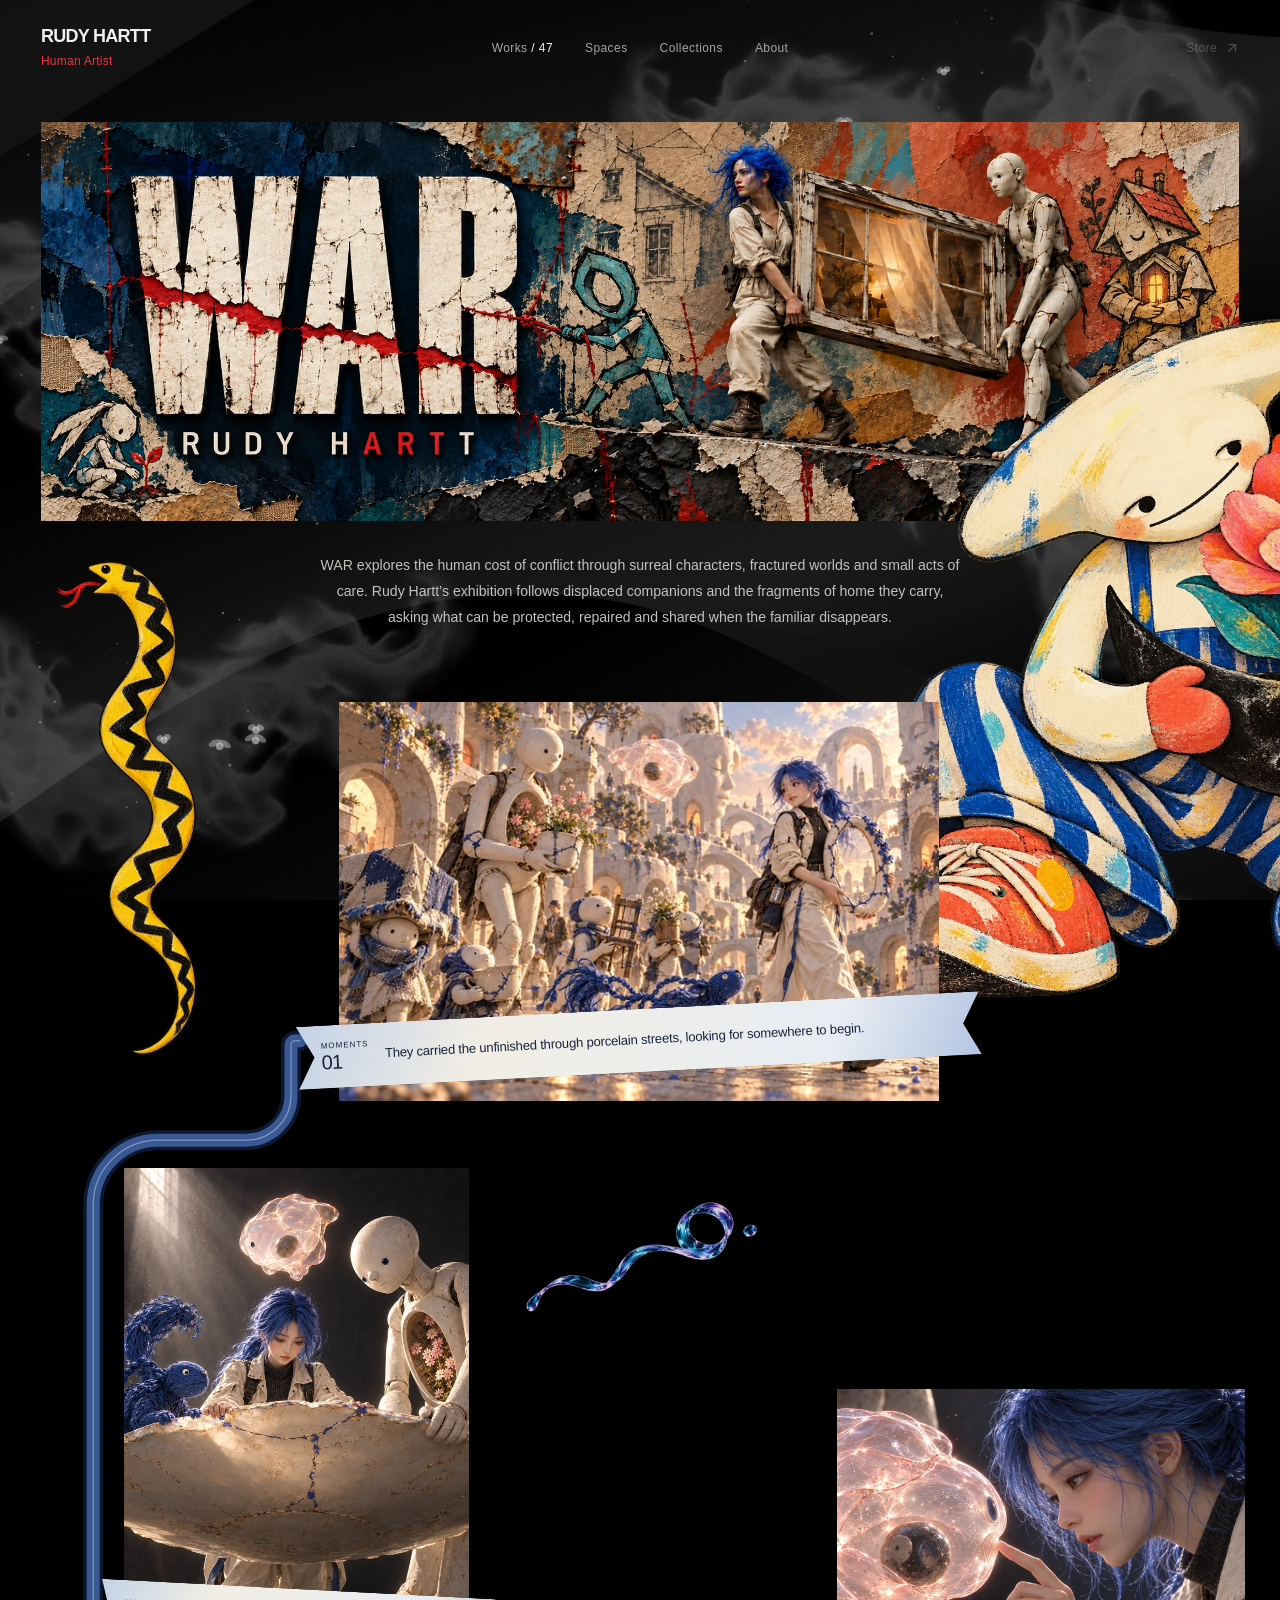
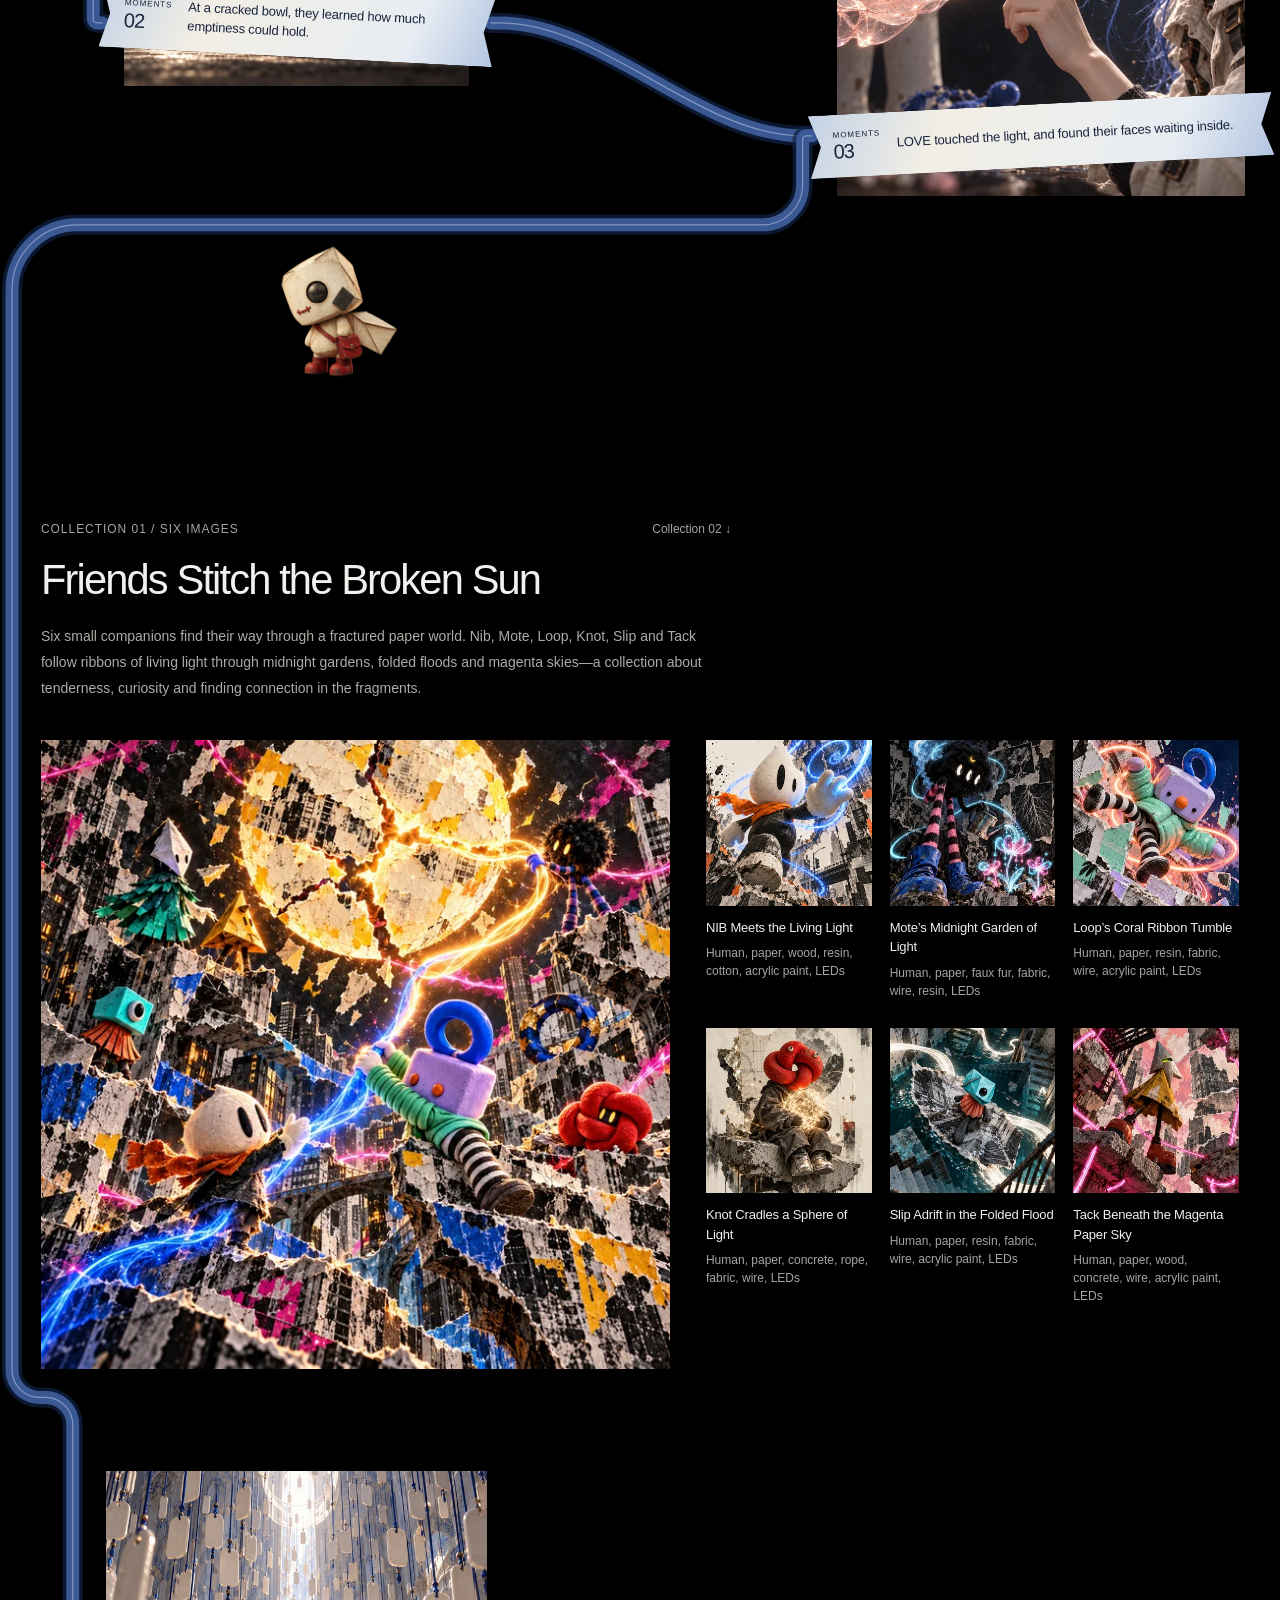
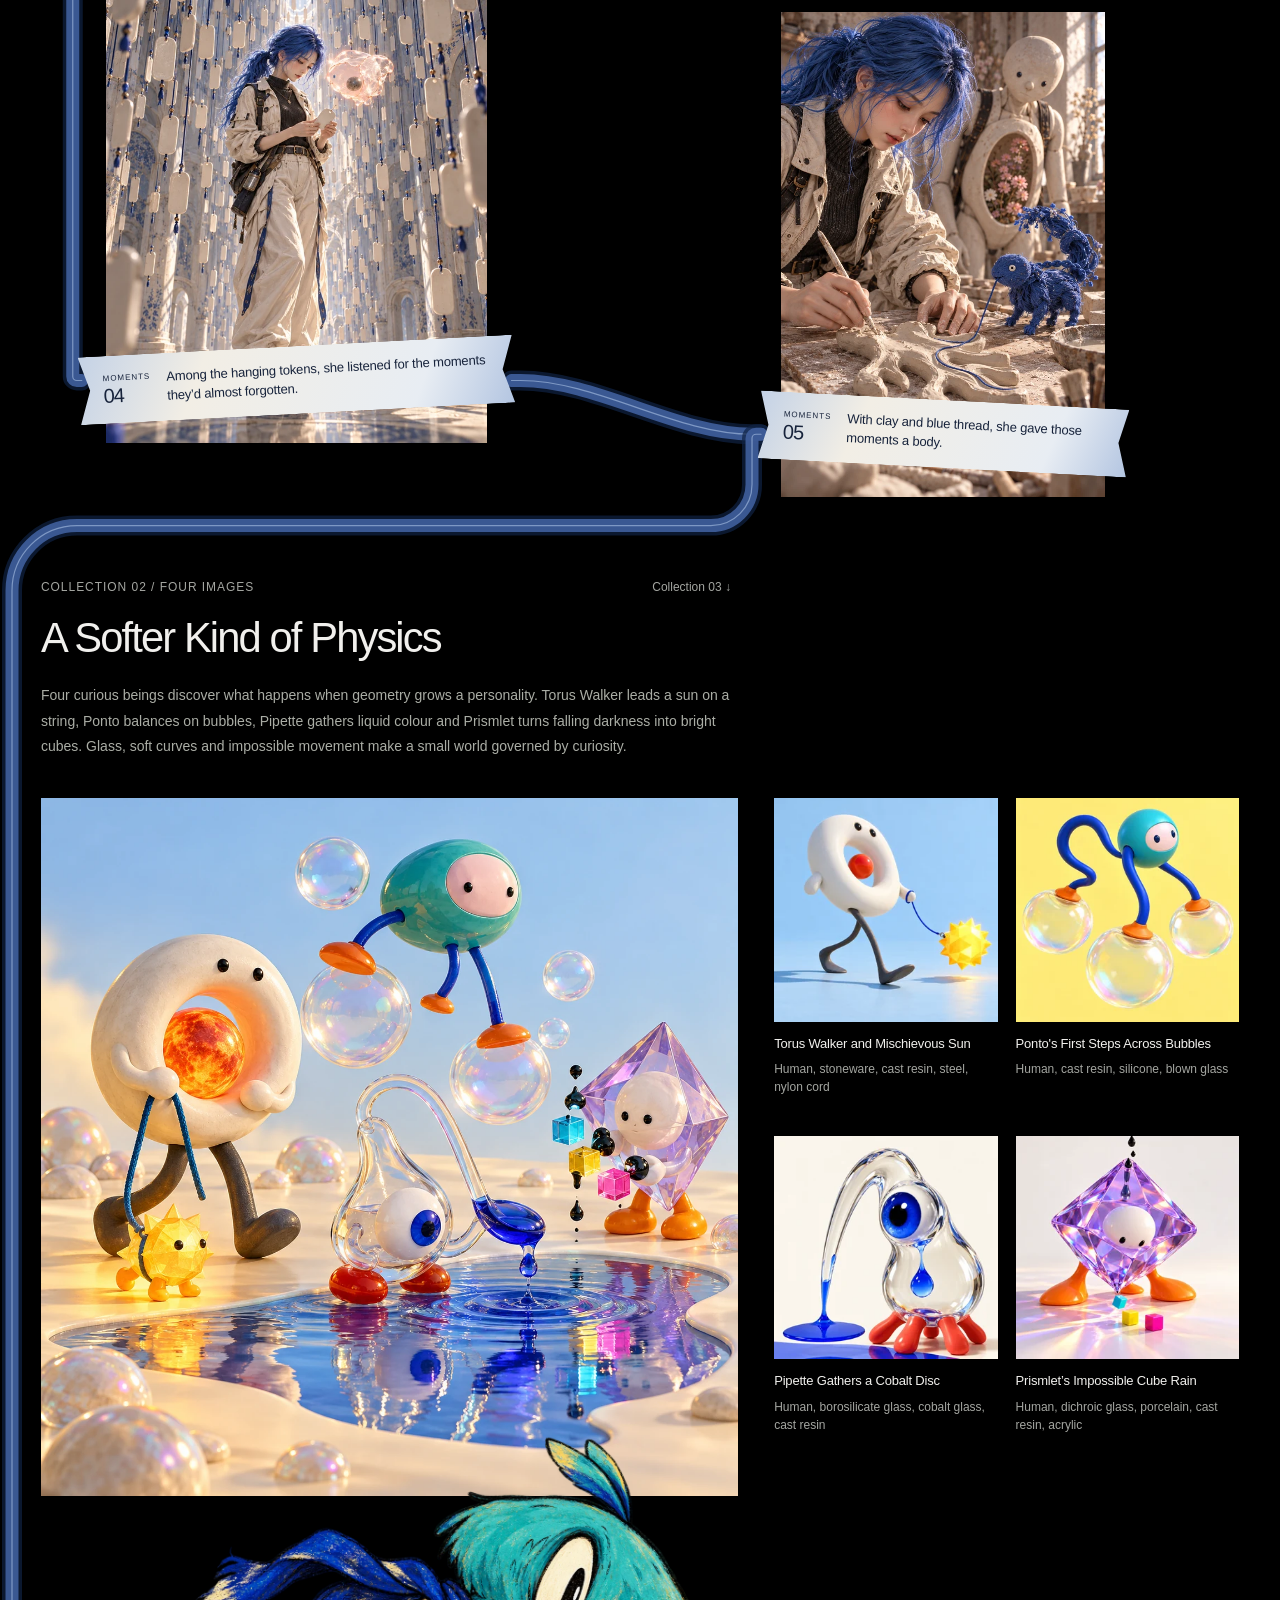
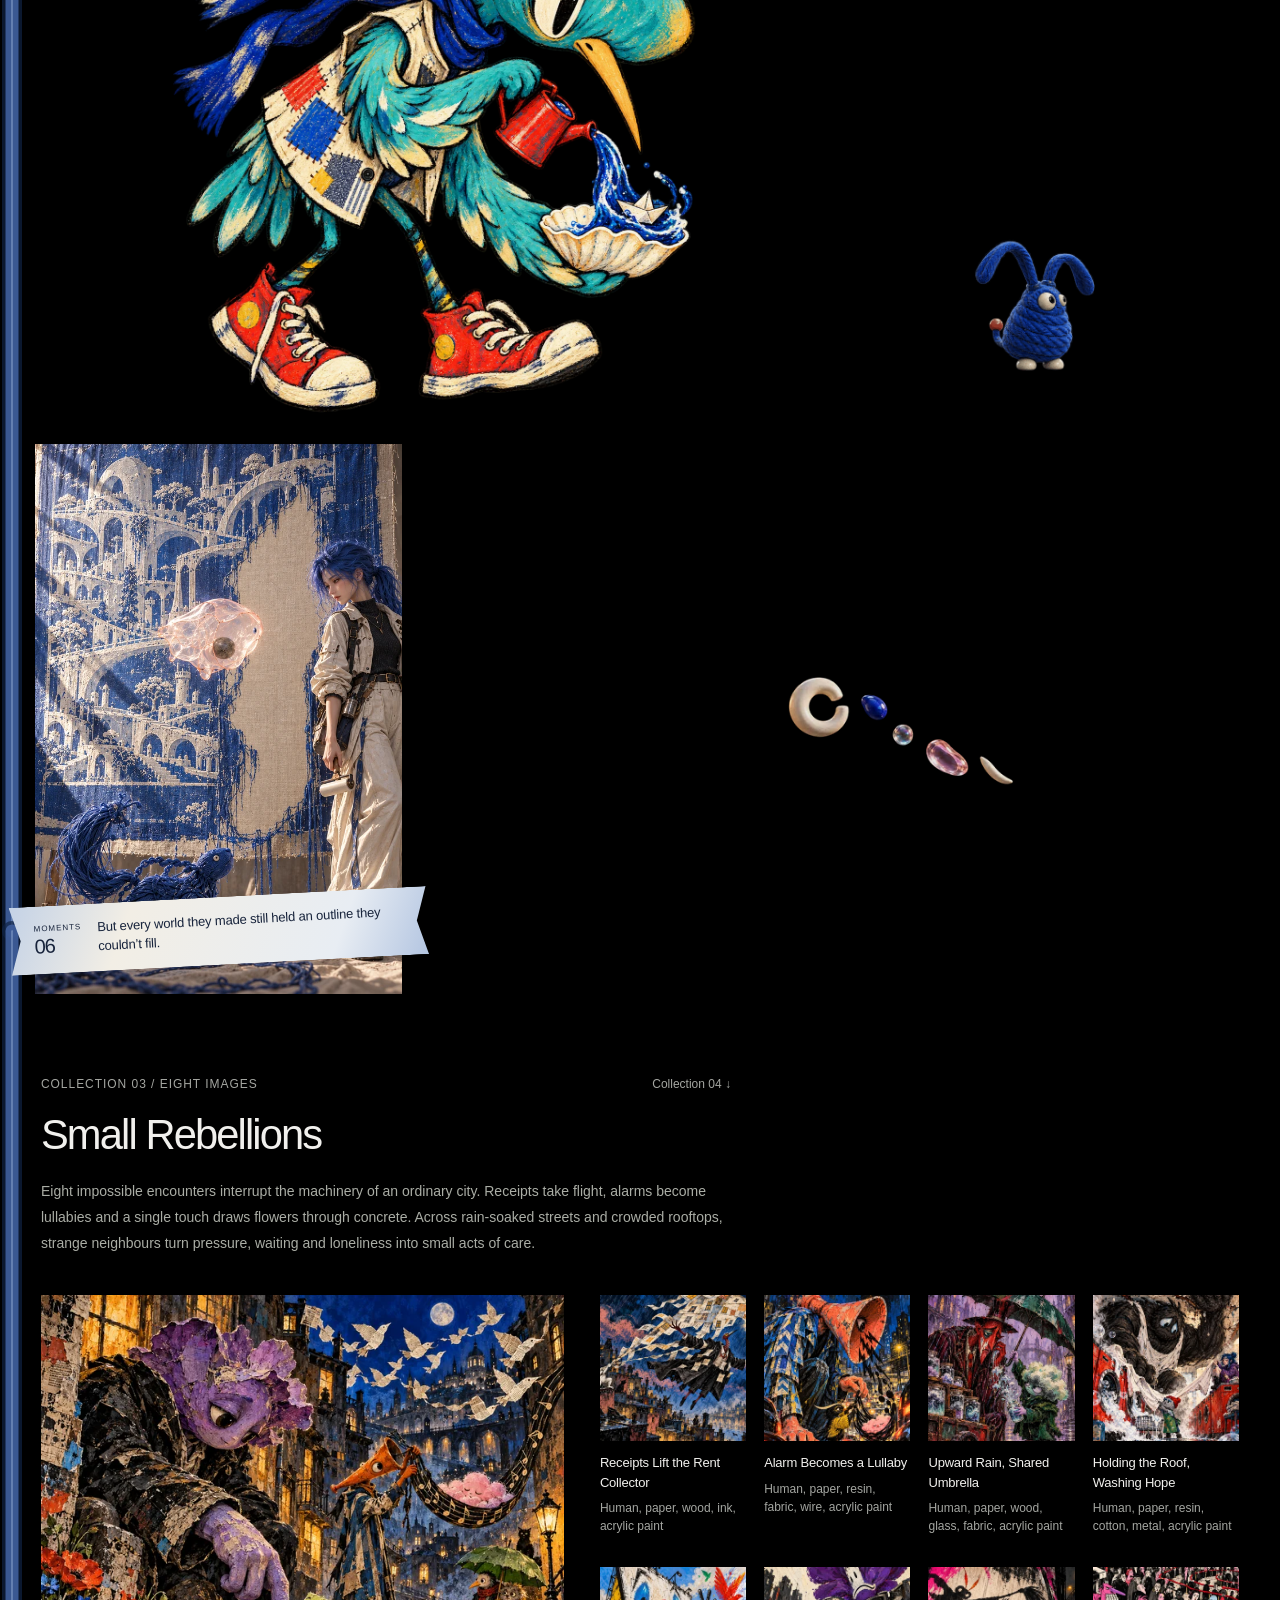
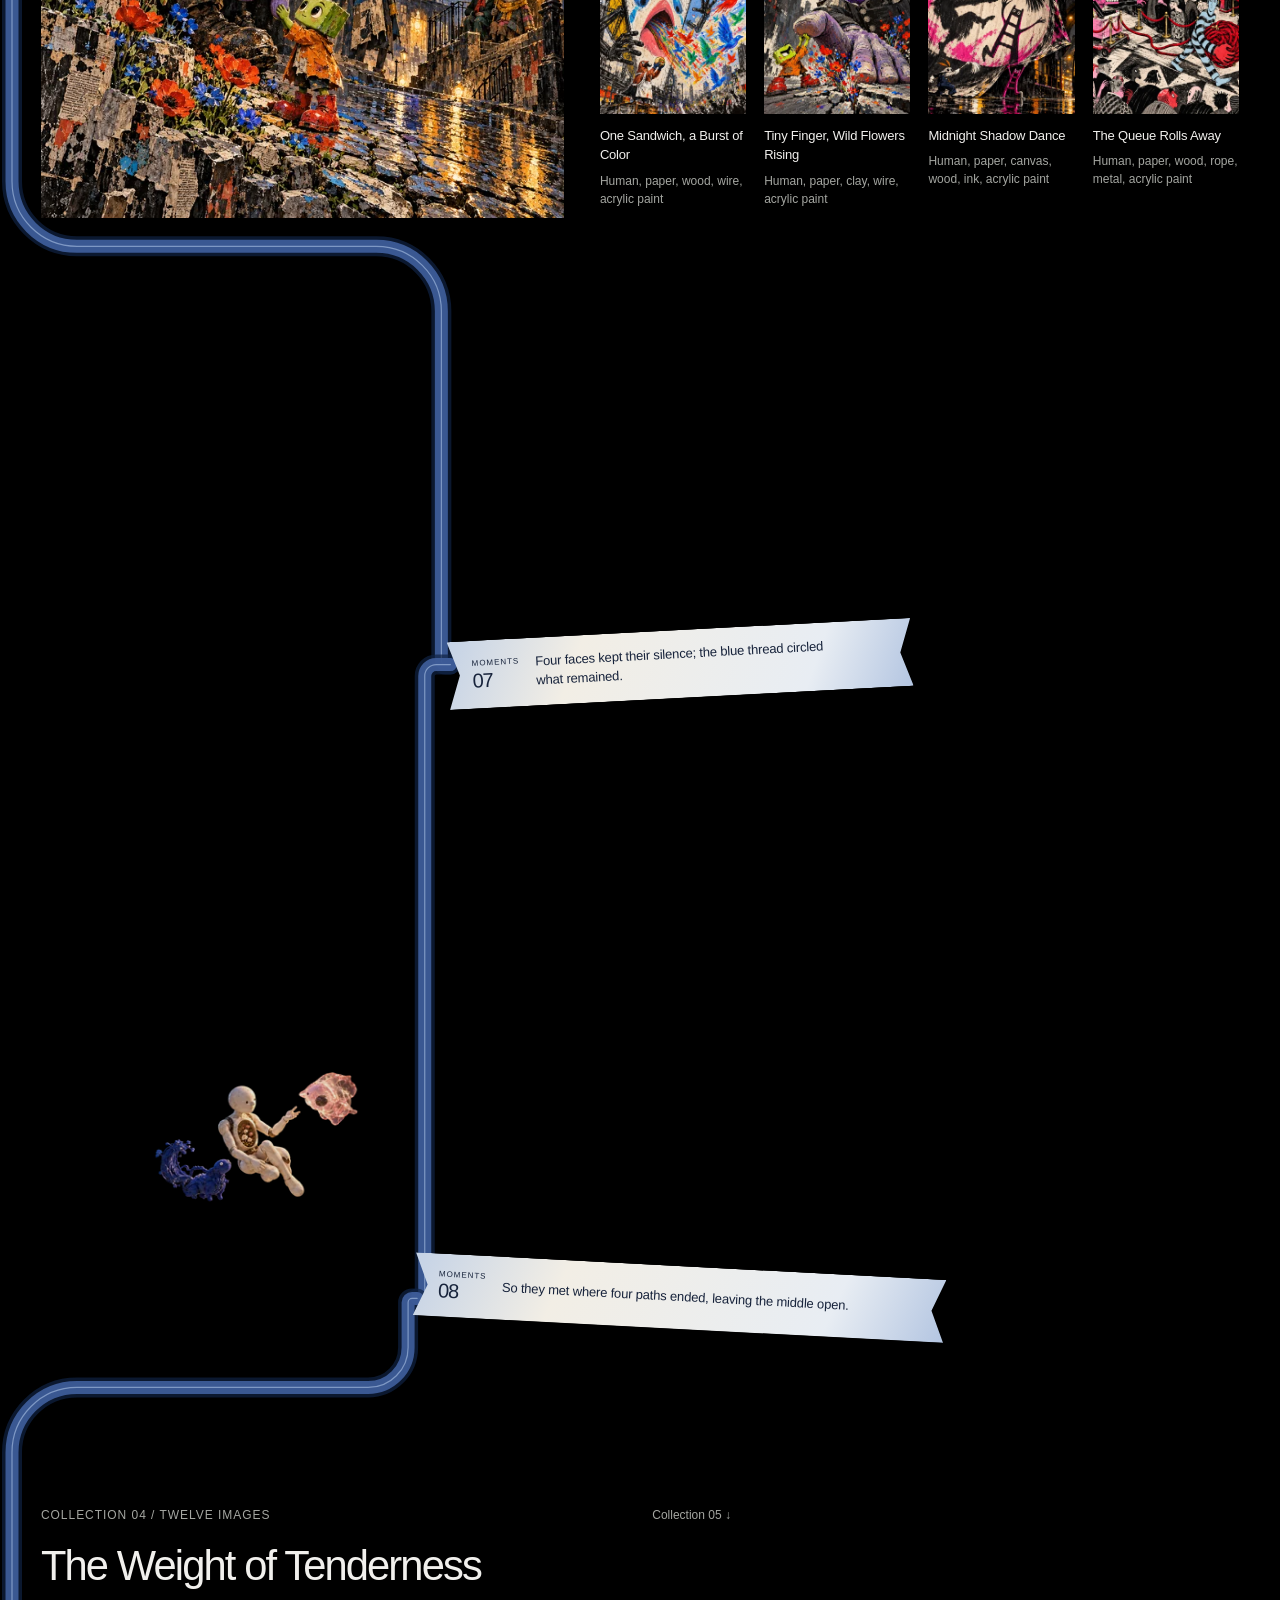
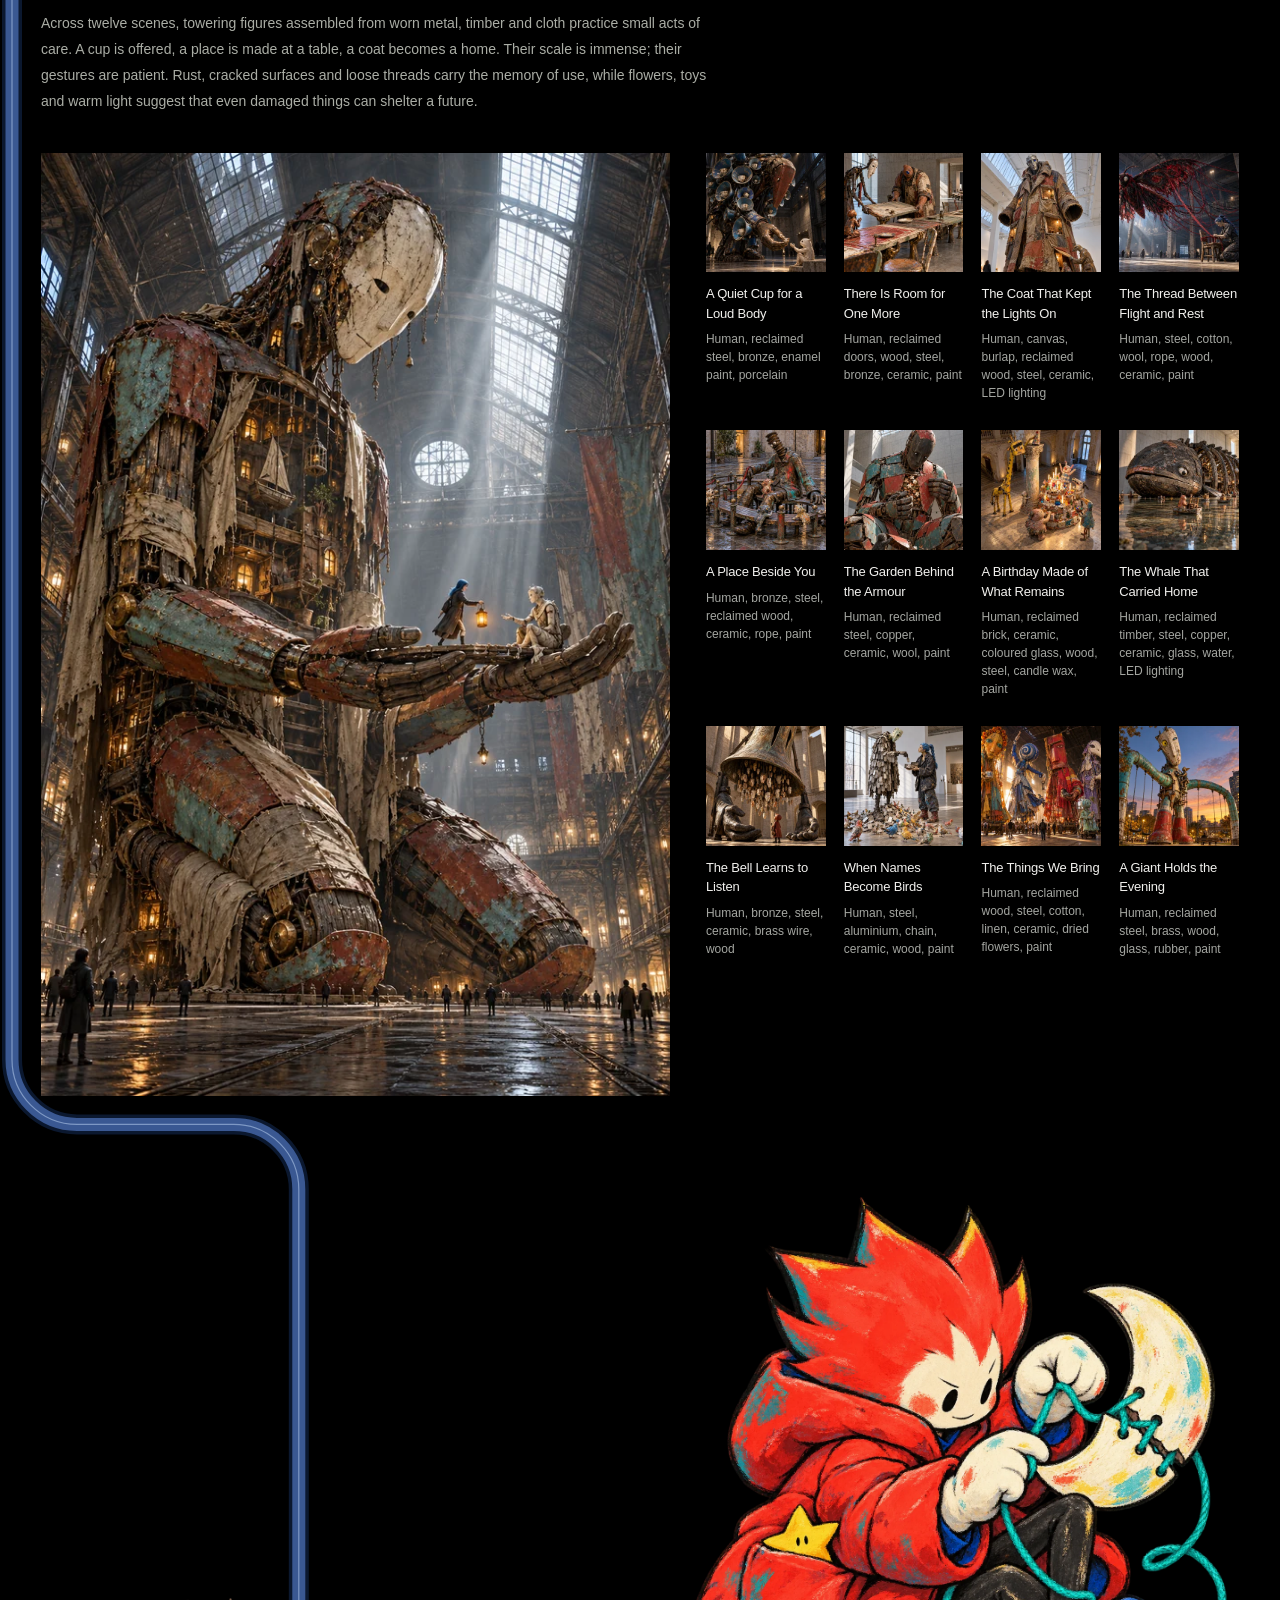
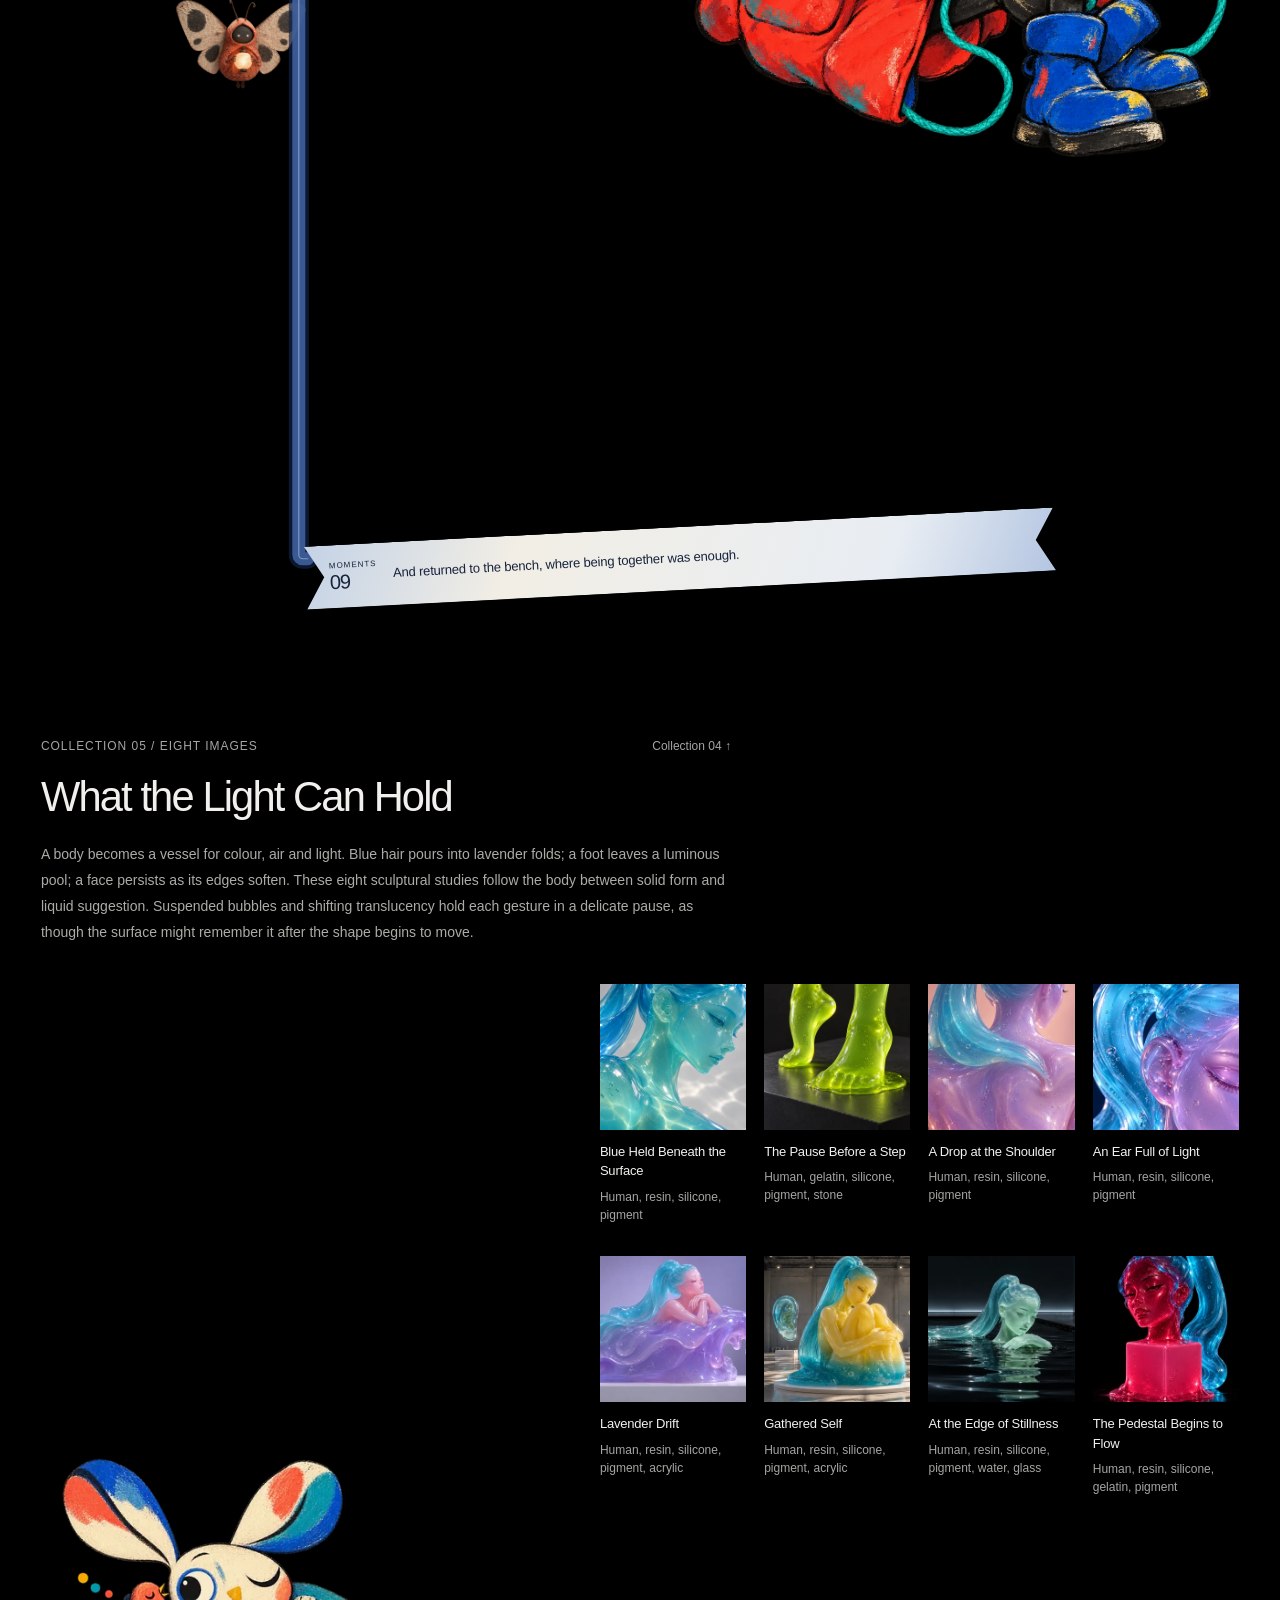
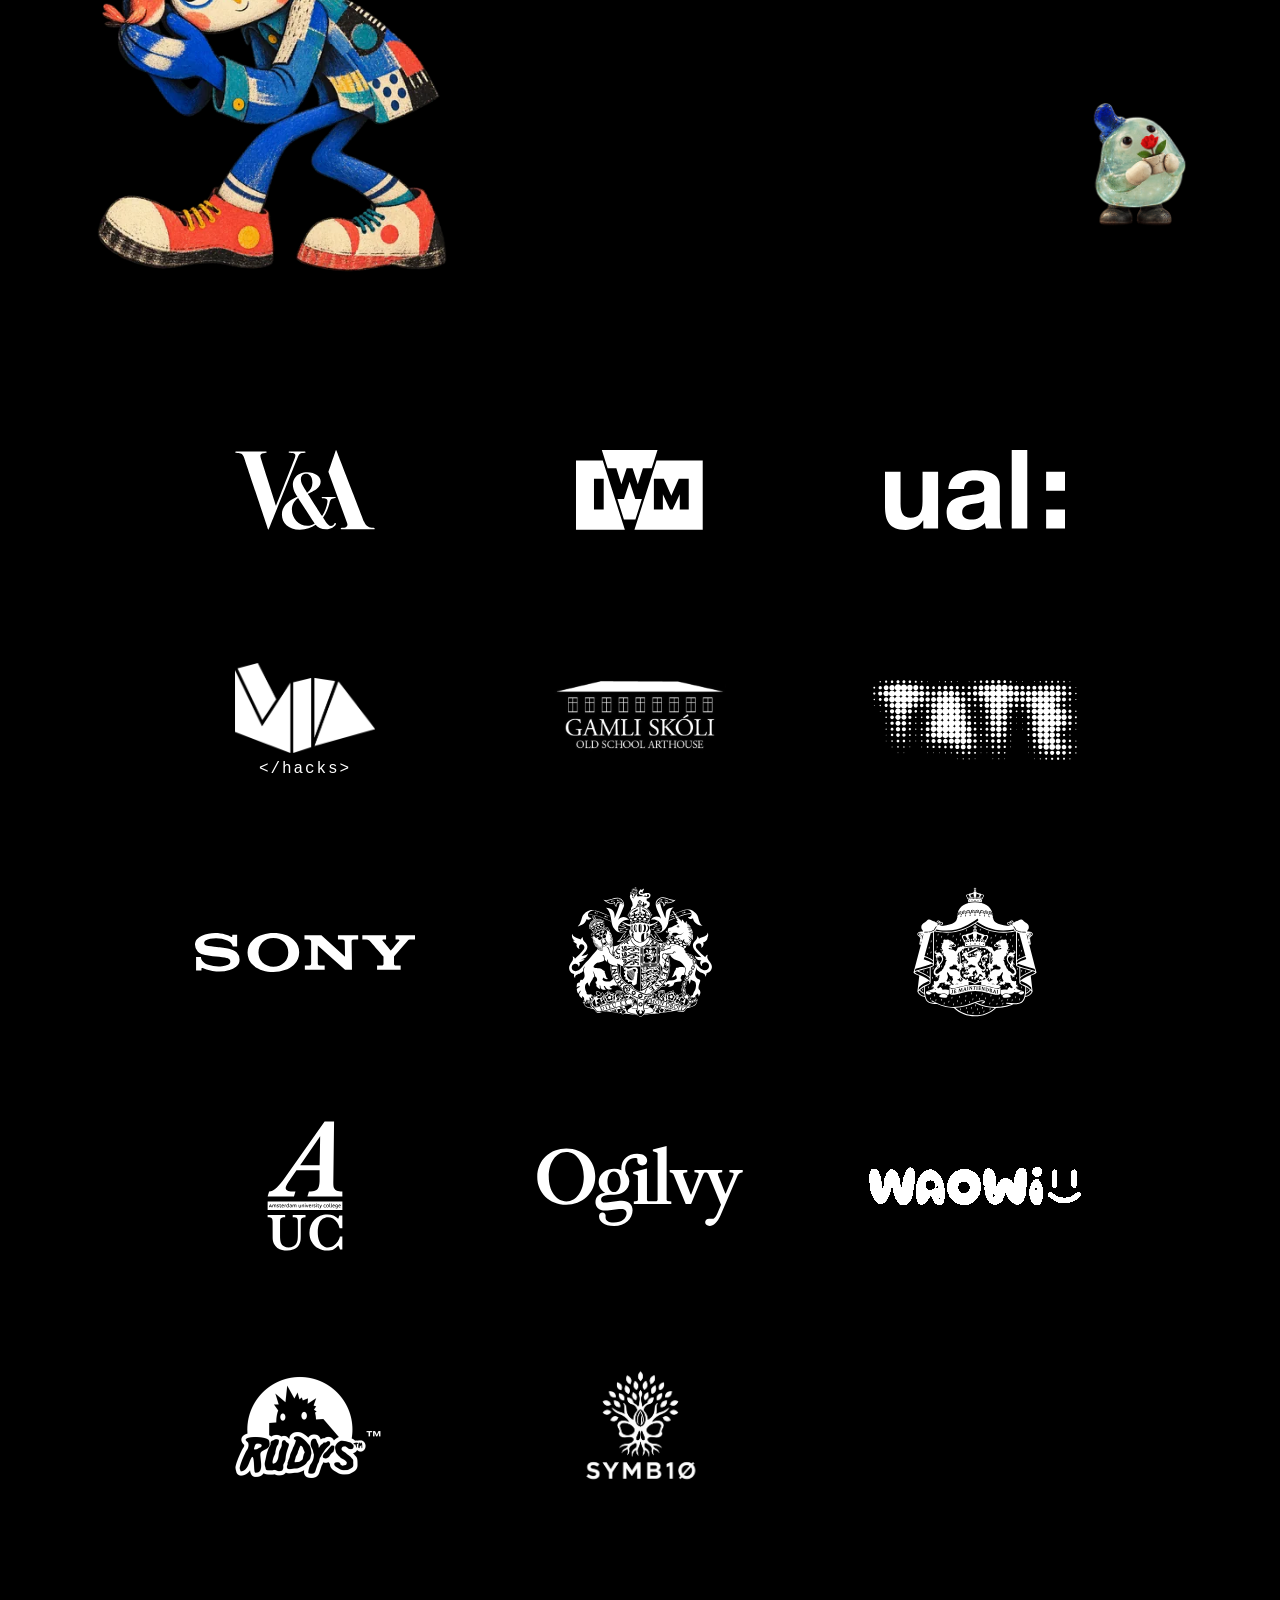
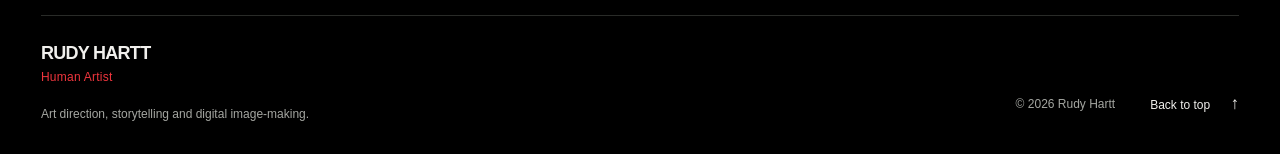
<file: index.html>
<!doctype html>
<html lang="en">
<head>
  <meta charset="utf-8">
  <meta name="viewport" content="width=device-width, initial-scale=1">
  <meta name="theme-color" content="#000000">
  <meta name="description" content="Art by Rudy Hartt. Explore surreal worlds, playful characters and sculptural stories of tenderness, transformation and light.">
  <title>RUDY HARTT</title>
  <meta property="og:type" content="website">
  <meta property="og:site_name" content="RUDY HARTT">
  <meta property="og:title" content="RUDY HARTT">
  <meta property="og:description" content="Art by Rudy Hartt. Explore surreal worlds, playful characters and sculptural stories of tenderness, transformation and light.">
  <meta property="og:url" content="https://rudyhartt.com/">
  <meta property="og:image" content="https://rudyhartt.com/assets/rudy-hartt-share-art-red.jpg">
  <meta property="og:image:width" content="1200">
  <meta property="og:image:height" content="630">
  <meta property="og:image:type" content="image/jpeg">
  <meta property="og:image:alt" content="RUDY HARTT with ART in red and a bold white trademark symbol, beside blue-haired LOVE and a porcelain companion on black.">
  <meta name="twitter:card" content="summary_large_image">
  <meta name="twitter:title" content="RUDY HARTT">
  <meta name="twitter:description" content="Art by Rudy Hartt. Explore surreal worlds, playful characters and sculptural stories of tenderness, transformation and light.">
  <meta name="twitter:image" content="https://rudyhartt.com/assets/rudy-hartt-share-art-red.jpg">
  <meta name="twitter:image:alt" content="RUDY HARTT with ART in red and a bold white trademark symbol, beside blue-haired LOVE and a porcelain companion on black.">
  <link rel="icon" href="favicon.ico?v=7776634bd120" type="image/x-icon" sizes="16x16 32x32 48x48">
  <link rel="icon" href="favicon-32.png?v=75755c4f5b93" type="image/png" sizes="32x32">
  <link rel="icon" href="favicon.svg?v=8624570a2a33" type="image/svg+xml" sizes="any">
  <link rel="apple-touch-icon" href="apple-touch-icon.png?v=a8af574fef03" sizes="180x180">
  <link rel="stylesheet" href="styles.css?v=bd3c3381f109">
  <script defer src="artworks-data.js?v=f9689c2109c7"></script>
  <script defer src="app.js?v=4ed80b6540d2"></script>
  <script defer src="fireflies.js?v=29b0494fe733"></script>
  <script defer src="moments.js?v=df111d3c58b8"></script>
</head>
<body id="top">
  <div class="ambient-background" aria-hidden="true"></div>
  <canvas class="firefly-field" aria-hidden="true"></canvas>
  <a class="skip-link" href="#works">Skip to artworks</a>
  <header class="site-header">
    <div class="artist-identity"><h1 class="artist-name"><a href="#top">RUDY HARTT</a></h1><p class="artist-role">Human Artist</p></div>
    <nav class="header-index" aria-label="Main navigation"><a href="#works">Works <span class="header-count">/ 47</span></a><a href="spaces.html">Spaces</a><a href="#collection">Collections</a><a href="about.html">About</a></nav>
    <button class="header-store" type="button" disabled aria-label="Store (temporarily unavailable)">Store <svg viewBox="0 0 16 16" width="14" height="14" fill="none" stroke="currentColor" stroke-width="1.4" aria-hidden="true" focusable="false"><path d="M4 12 12 4M4 4h8v8"/></svg></button>
  </header>
  <main class="moments-canvas">
    <section class="war-banner" aria-label="WAR exhibition">
      <div class="war-banner-art">
        <img class="war-banner-image" draggable="false" src="assets/war-exhibition-mural.webp" srcset="assets/war-exhibition-mural-1086.webp 1086w, assets/war-exhibition-mural.webp 2172w" sizes="(min-width: 1616px) 1512px, (max-width: 625px) calc(100vw - 40px), 93.6vw" width="2172" height="724" alt="WAR — RUDY HARTT. LOVE and a porcelain companion carry a glowing window through a blue and terracotta collage mural, with illustrated characters repairing a seam, carrying a home and protecting a sprout." loading="eager" decoding="async" fetchpriority="high">
        <img class="character-illustration war-hero-character" aria-hidden="true" draggable="false" src="assets/illustrated-giant-04.webp" srcset="assets/illustrated-giant-04-480.webp 480w, assets/illustrated-giant-04.webp 1254w" sizes="(max-width: 699px) 88vw, (min-width: 1440px) 800px, 56vw" width="1254" height="1254" alt="" loading="eager" decoding="async">
        <img class="war-snake-illustration" aria-hidden="true" draggable="false" src="assets/illustrated-snake-yellow.webp" srcset="assets/illustrated-snake-yellow-240.webp 240w, assets/illustrated-snake-yellow.webp 724w" sizes="(max-width: 473px) 38vw, (max-width: 699px) 180px, (max-width: 1099px) 190px, (min-width: 1700px) 227px, 13.333vw" width="724" height="2172" alt="" loading="eager" decoding="async">
      </div>
      <p class="war-intro">WAR explores the human cost of conflict through surreal characters, fractured worlds and small acts of care. Rudy Hartt’s exhibition follows displaced companions and the fragments of home they carry, asking what can be protected, repaired and shared when the familiar disappears.</p>
    </section>
    <svg id="moments-thread" class="moments-thread" xmlns="http://www.w3.org/2000/svg" aria-hidden="true" focusable="false"></svg>
    <section id="works" class="gallery gallery-opening" aria-label="Selected artworks, images 1 to 3" style="--canvas-ratio:1413.10595703 / 1245.62817383">
    <figure class="work" data-order="1" data-align="left" style="--x:26.5000435%;--y:2.9703668%;--w:46.8539622%;--h:35.4357344%;--mobile-width:90%">
      <button draggable="false" type="button" class="artwork-link" data-artwork-id="v2-artwork-01" aria-label="View image 01">
        <img draggable="false" src="assets/artwork-01-640.webp" srcset="assets/artwork-01-320.webp 320w, assets/artwork-01-640.webp 640w, assets/artwork-01-960.webp 960w, assets/artwork-01.webp 1536w" sizes="(max-width: 699px) 90vw, (min-width: 1680px) 787.1px, 46.8540vw" width="1536" height="1024" alt="A blue-haired figure and sculptural companions walk through a luminous porcelain city." loading="eager" decoding="async">
      </button>
      <figcaption class="moment-ribbon" id="moment-story-01"><span class="moment-number">MOMENTS <b>01</b></span><span class="moment-story">They carried the unfinished through porcelain streets, looking for somewhere to begin.</span></figcaption>
    </figure>
    <figure class="work" data-order="2" data-align="right" style="--x:9.6791962%;--y:44.2764714%;--w:26.9896692%;--h:45.9277448%;--mobile-width:77%">
      <button draggable="false" type="button" class="artwork-link" data-artwork-id="v2-artwork-02" aria-label="View image 02">
        <img draggable="false" src="assets/artwork-02-640.webp" srcset="assets/artwork-02-320.webp 320w, assets/artwork-02-640.webp 640w, assets/artwork-02-960.webp 960w, assets/artwork-02.webp 1024w" sizes="(max-width: 699px) 77vw, (min-width: 1680px) 453.4px, 26.9897vw" width="1024" height="1536" alt="A blue-haired figure studies a large cracked vessel with a blue animal, a white figure and a floating pink form." loading="lazy" decoding="async">
      </button>
      <span class="floating-decoration floating-decoration-glass" aria-hidden="true"><img draggable="false" src="assets/floating-glass-400.webp" srcset="assets/floating-glass-400.webp 400w, assets/floating-glass.webp 800w" sizes="(max-width: 343px) 110px, (max-width: 499px) 32vw, (max-width: 699px) 160px, (max-width: 782px) 180px, (max-width: 1304px) 23vw, 300px" width="800" height="450" alt="" loading="lazy" decoding="async"></span>
      <figcaption class="moment-ribbon" id="moment-story-02"><span class="moment-number">MOMENTS <b>02</b></span><span class="moment-story">At a cracked bowl, they learned how much emptiness could hold.</span></figcaption>
    </figure>
    <figure class="work" data-order="3" data-align="left" data-space="wide" style="--x:65.4263969%;--y:63.9088311%;--w:31.8137338%;--h:36.0911689%;--mobile-width:82%">
      <button draggable="false" type="button" class="artwork-link" data-artwork-id="v2-artwork-03" aria-label="View image 03">
        <img draggable="false" src="assets/artwork-03-640.webp" srcset="assets/artwork-03-320.webp 320w, assets/artwork-03-640.webp 640w, assets/artwork-03-960.webp 960w, assets/artwork-03.webp 1254w" sizes="(max-width: 699px) 82vw, (min-width: 1680px) 534.5px, 31.8137vw" width="1254" height="1254" alt="A blue-haired figure reaches one finger toward a translucent pink floating form, with a small blue companion behind." loading="lazy" decoding="async">
      </button>
      <figcaption class="moment-ribbon" id="moment-story-03"><span class="moment-number">MOMENTS <b>03</b></span><span class="moment-story">LOVE touched the light, and found their faces waiting inside.</span></figcaption>
    </figure>
    </section>
    <div class="character-interlude character-interlude-01" aria-hidden="true">
      <picture class="character-companion">
        <source media="(prefers-reduced-motion: reduce)" srcset="assets/character-01.webp" type="image/webp">
        <img draggable="false" src="assets/character-01.gif" width="320" height="320" alt="" loading="lazy" decoding="async">
      </picture>
    </div>
    <section id="collection" class="collection-section" aria-labelledby="collection-title">
      <div class="collection-heading"><div class="collection-heading-top"><span class="collection-kicker">Collection 01 / six images</span><a class="collection-jump" href="#softer-physics">Collection 02 ↓</a></div><h2 id="collection-title">Friends Stitch the Broken Sun</h2><p>Six small companions find their way through a fractured paper world. Nib, Mote, Loop, Knot, Slip and Tack follow ribbons of living light through midnight gardens, folded floods and magenta skies—a collection about tenderness, curiosity and finding connection in the fragments.</p></div>
      <div class="collection-layout">
        <figure class="collection-cover">
          <button draggable="false" type="button" class="artwork-link" data-artwork-id="collection-cover" aria-label="View the Friends Stitch the Broken Sun cover">
            <img draggable="false" src="assets/collection-cover-640.webp" srcset="assets/collection-cover-640.webp 640w, assets/collection-cover.webp 1254w" sizes="(max-width: 699px) calc(100vw - 40px), (max-width: 1099px) 680px, (min-width: 1512px) 738px, 46vw" width="1254" height="1254" alt="Six fantastical characters gather in a torn-paper city around a fractured glowing sun and intertwined trails of light." loading="lazy" decoding="async">
          </button>
          <figcaption class="sr-only">Friends Stitch the Broken Sun — collection cover</figcaption>
        </figure>
        <div class="collection-grid">
        <figure class="collection-card">
          <button draggable="false" type="button" class="artwork-link collection-thumb" data-artwork-id="collection-01" aria-label="View NIB Meets the Living Light">
            <img draggable="false" src="assets/collection-01-320.webp" srcset="assets/collection-01-320.webp 320w, assets/collection-01-640.webp 640w" sizes="(max-width: 699px) calc((100vw - 56px) / 2), (max-width: 1099px) 30vw, (min-width: 1512px) 238px, 15vw" width="640" height="640" alt="A white teardrop-headed character reaches toward a curling blue light trail amid torn-paper buildings." loading="lazy" decoding="async">
          </button>
          <figcaption><h3>NIB Meets the Living Light</h3><p class="collection-materials">Human, paper, wood, resin, cotton, acrylic paint, LEDs</p></figcaption>
        </figure>
        <figure class="collection-card">
          <button draggable="false" type="button" class="artwork-link collection-thumb" data-artwork-id="collection-02" aria-label="View Mote’s Midnight Garden of Light">
            <img draggable="false" src="assets/collection-02-320.webp" srcset="assets/collection-02-320.webp 320w, assets/collection-02-640.webp 640w" sizes="(max-width: 699px) calc((100vw - 56px) / 2), (max-width: 1099px) 30vw, (min-width: 1512px) 238px, 15vw" width="640" height="640" alt="A fuzzy black character with mismatched eyes tends glowing pink flowers beneath looping blue light." loading="lazy" decoding="async">
          </button>
          <figcaption><h3>Mote’s Midnight Garden of Light</h3><p class="collection-materials">Human, paper, faux fur, fabric, wire, resin, LEDs</p></figcaption>
        </figure>
        <figure class="collection-card">
          <button draggable="false" type="button" class="artwork-link collection-thumb" data-artwork-id="collection-03" aria-label="View Loop’s Coral Ribbon Tumble">
            <img draggable="false" src="assets/collection-03-320.webp" srcset="assets/collection-03-320.webp 320w, assets/collection-03-640.webp 640w" sizes="(max-width: 699px) calc((100vw - 56px) / 2), (max-width: 1099px) 30vw, (min-width: 1512px) 238px, 15vw" width="640" height="640" alt="A purple square-headed character with a blue loop tumbles through coral light trails in a collage city." loading="lazy" decoding="async">
          </button>
          <figcaption><h3>Loop’s Coral Ribbon Tumble</h3><p class="collection-materials">Human, paper, resin, fabric, wire, acrylic paint, LEDs</p></figcaption>
        </figure>
        <figure class="collection-card">
          <button draggable="false" type="button" class="artwork-link collection-thumb" data-artwork-id="collection-04" aria-label="View Knot Cradles a Sphere of Light">
            <img draggable="false" src="assets/collection-04-320.webp" srcset="assets/collection-04-320.webp 320w, assets/collection-04-640.webp 640w" sizes="(max-width: 699px) calc((100vw - 56px) / 2), (max-width: 1099px) 30vw, (min-width: 1512px) 238px, 15vw" width="640" height="640" alt="A red knotted character sits on a broken ledge, cradling a glowing sphere between its hands." loading="lazy" decoding="async">
          </button>
          <figcaption><h3>Knot Cradles a Sphere of Light</h3><p class="collection-materials">Human, paper, concrete, rope, fabric, wire, LEDs</p></figcaption>
        </figure>
        <figure class="collection-card">
          <button draggable="false" type="button" class="artwork-link collection-thumb" data-artwork-id="collection-05" aria-label="View Slip Adrift in the Folded Flood">
            <img draggable="false" src="assets/collection-05-320.webp" srcset="assets/collection-05-320.webp 320w, assets/collection-05-640.webp 640w" sizes="(max-width: 699px) calc((100vw - 56px) / 2), (max-width: 1099px) 30vw, (min-width: 1512px) 238px, 15vw" width="640" height="640" alt="A turquoise folded character with an orange ruff drifts along a paper boat through a fragmented city and pale currents." loading="lazy" decoding="async">
          </button>
          <figcaption><h3>Slip Adrift in the Folded Flood</h3><p class="collection-materials">Human, paper, resin, fabric, wire, acrylic paint, LEDs</p></figcaption>
        </figure>
        <figure class="collection-card">
          <button draggable="false" type="button" class="artwork-link collection-thumb" data-artwork-id="collection-06" aria-label="View Tack Beneath the Magenta Paper Sky">
            <img draggable="false" src="assets/collection-06-320.webp" srcset="assets/collection-06-320.webp 320w, assets/collection-06-640.webp 640w" sizes="(max-width: 699px) calc((100vw - 56px) / 2), (max-width: 1099px) 30vw, (min-width: 1512px) 238px, 15vw" width="640" height="640" alt="A yellow triangular character steps between torn architectural fragments and vivid magenta light trails." loading="lazy" decoding="async">
          </button>
          <figcaption><h3>Tack Beneath the Magenta Paper Sky</h3><p class="collection-materials">Human, paper, wood, concrete, wire, acrylic paint, LEDs</p></figcaption>
        </figure>
        </div>
      </div>
    </section>
    <section class="gallery gallery-interlude" aria-label="Selected artworks, images 4 and 5" style="--canvas-ratio:1413.10595703 / 690.93225098">
    <figure class="work" data-order="4" data-align="right" style="--x:8.2757844%;--y:0.0000000%;--w:29.7964993%;--h:91.4104249%;--mobile-width:76%">
      <button draggable="false" type="button" class="artwork-link" data-artwork-id="v2-artwork-04" aria-label="View image 04">
        <img draggable="false" src="assets/artwork-04-640.webp" srcset="assets/artwork-04-320.webp 320w, assets/artwork-04-640.webp 640w, assets/artwork-04-960.webp 960w, assets/artwork-04.webp 1024w" sizes="(max-width: 699px) 76vw, (min-width: 1680px) 500.6px, 29.7965vw" width="1024" height="1536" alt="A blue-haired figure walks beneath a dense hanging field of pale vertical tags and blue details." loading="lazy" decoding="async">
      </button>
      <figcaption class="moment-ribbon" id="moment-story-04"><span class="moment-number">MOMENTS <b>04</b></span><span class="moment-story">Among the hanging tokens, she listened for the moments they’d almost forgotten.</span></figcaption>
    </figure>
    <figure class="work" data-order="5" data-align="left" style="--x:61.0305106%;--y:22.4455961%;--w:25.2799287%;--h:77.5544039%;--mobile-width:78%">
      <button draggable="false" type="button" class="artwork-link" data-artwork-id="v2-artwork-05" aria-label="View image 05">
        <img draggable="false" src="assets/artwork-05-640.webp" srcset="assets/artwork-05-320.webp 320w, assets/artwork-05-640.webp 640w, assets/artwork-05-960.webp 960w, assets/artwork-05.webp 1024w" sizes="(max-width: 699px) 78vw, (min-width: 1680px) 424.7px, 25.2799vw" width="1024" height="1536" alt="A blue-haired figure works on small clay forms at a table, watched by white and blue companions." loading="lazy" decoding="async">
      </button>
      <figcaption class="moment-ribbon" id="moment-story-05"><span class="moment-number">MOMENTS <b>05</b></span><span class="moment-story">With clay and blue thread, she gave those moments a body.</span></figcaption>
    </figure>
    </section>
    <section id="softer-physics" class="collection-section collection-section-four" aria-labelledby="physics-title">
      <div class="collection-heading"><div class="collection-heading-top"><span class="collection-kicker">Collection 02 / four images</span><a class="collection-jump" href="#small-rebellions">Collection 03 ↓</a></div><h2 id="physics-title">A Softer Kind of Physics</h2><p>Four curious beings discover what happens when geometry grows a personality. Torus Walker leads a sun on a string, Ponto balances on bubbles, Pipette gathers liquid colour and Prismlet turns falling darkness into bright cubes. Glass, soft curves and impossible movement make a small world governed by curiosity.</p></div>
      <div class="collection-layout">
        <figure class="collection-cover">
          <button draggable="false" type="button" class="artwork-link" data-artwork-id="play-cover" aria-label="View the A Softer Kind of Physics cover">
            <img draggable="false" src="assets/play-cover-640.webp" srcset="assets/play-cover-640.webp 640w, assets/play-cover.webp 1254w" sizes="(max-width: 699px) calc(100vw - 40px), (max-width: 1199px) 680px, (min-width: 1680px) 856px, 54vw" width="1254" height="1254" alt="Four geometric characters play beside a cobalt pool, balancing on bubbles, walking a small sun and turning black drops into coloured cubes." loading="lazy" decoding="async">
          </button>
          <figcaption class="sr-only">A Softer Kind of Physics — collection cover</figcaption>
        </figure>
        <div class="collection-grid">
        <figure class="collection-card">
          <button draggable="false" type="button" class="artwork-link collection-thumb" data-artwork-id="play-01" aria-label="View Torus Walker and Mischievous Sun">
            <img draggable="false" src="assets/play-01-320.webp" srcset="assets/play-01-320.webp 320w, assets/play-01-640.webp 640w" sizes="(max-width: 699px) calc((100vw - 56px) / 2), (max-width: 1199px) 44vw, (min-width: 1680px) 301px, 19vw" width="640" height="640" alt="A white ring-shaped character with an orange sphere inside walks a faceted yellow sun on a blue lead against a pale blue background." loading="lazy" decoding="async">
          </button>
          <figcaption><h3>Torus Walker and Mischievous Sun</h3><p class="collection-materials">Human, stoneware, cast resin, steel, nylon cord</p></figcaption>
        </figure>
        <figure class="collection-card">
          <button draggable="false" type="button" class="artwork-link collection-thumb" data-artwork-id="play-02" aria-label="View Ponto&#x27;s First Steps Across Bubbles">
            <img draggable="false" src="assets/play-02-320.webp" srcset="assets/play-02-320.webp 320w, assets/play-02-640.webp 640w" sizes="(max-width: 699px) calc((100vw - 56px) / 2), (max-width: 1199px) 44vw, (min-width: 1680px) 301px, 19vw" width="640" height="640" alt="A turquoise round-headed character balances on three clear bubbles attached to winding blue limbs with orange suction cups, against a yellow background." loading="lazy" decoding="async">
          </button>
          <figcaption><h3>Ponto&#x27;s First Steps Across Bubbles</h3><p class="collection-materials">Human, cast resin, silicone, blown glass</p></figcaption>
        </figure>
        <figure class="collection-card">
          <button draggable="false" type="button" class="artwork-link collection-thumb" data-artwork-id="play-03" aria-label="View Pipette Gathers a Cobalt Disc">
            <img draggable="false" src="assets/play-03-320.webp" srcset="assets/play-03-320.webp 320w, assets/play-03-640.webp 640w" sizes="(max-width: 699px) calc((100vw - 56px) / 2), (max-width: 1199px) 44vw, (min-width: 1680px) 301px, 19vw" width="640" height="640" alt="A transparent one-eyed creature on red feet bends a long glass tube toward a floating cobalt disc above a blue reflective pool." loading="lazy" decoding="async">
          </button>
          <figcaption><h3>Pipette Gathers a Cobalt Disc</h3><p class="collection-materials">Human, borosilicate glass, cobalt glass, cast resin</p></figcaption>
        </figure>
        <figure class="collection-card">
          <button draggable="false" type="button" class="artwork-link collection-thumb" data-artwork-id="play-04" aria-label="View Prismlet’s Impossible Cube Rain">
            <img draggable="false" src="assets/play-04-320.webp" srcset="assets/play-04-320.webp 320w, assets/play-04-640.webp 640w" sizes="(max-width: 699px) calc((100vw - 56px) / 2), (max-width: 1199px) 44vw, (min-width: 1680px) 301px, 19vw" width="640" height="640" alt="A purple glass prism with a small white face and orange feet receives black drops from above as blue, yellow and pink cubes gather beneath it." loading="lazy" decoding="async">
          </button>
          <figcaption><h3>Prismlet’s Impossible Cube Rain</h3><p class="collection-materials">Human, dichroic glass, porcelain, cast resin, acrylic</p></figcaption>
        </figure>
        </div>
      </div>
    </section>
    <div class="character-interlude character-interlude-02 character-interlude-after-collection" aria-hidden="true">
      <picture class="character-companion">
        <source media="(prefers-reduced-motion: reduce)" srcset="assets/character-02.webp" type="image/webp">
        <img draggable="false" src="assets/character-02.gif" width="320" height="320" alt="" loading="lazy" decoding="async">
      </picture>
      <img class="character-illustration" draggable="false" src="assets/illustrated-giant-03.webp" srcset="assets/illustrated-giant-03-480.webp 480w, assets/illustrated-giant-03.webp 1254w" sizes="(max-width: 699px) 84vw, (min-width: 1440px) 650px, 46vw" width="1254" height="1254" alt="" loading="lazy" decoding="async">
    </div>
    <section class="gallery gallery-interlude" aria-label="Selected artwork, image 6" style="--canvas-ratio:1413.10595703 / 606.57543945">
    <figure class="work" data-order="6" data-align="right" data-space="wide" style="--x:2.7598780%;--y:0.0000000%;--w:28.6166514%;--h:100.0000000%;--mobile-width:80%">
      <button draggable="false" type="button" class="artwork-link" data-artwork-id="v2-artwork-06" aria-label="View image 06">
        <img draggable="false" src="assets/artwork-06-640.webp" srcset="assets/artwork-06-320.webp 320w, assets/artwork-06-640.webp 640w, assets/artwork-06-960.webp 960w, assets/artwork-06.webp 1024w" sizes="(max-width: 699px) 80vw, (min-width: 1680px) 480.8px, 28.6167vw" width="1024" height="1536" alt="A blue-haired figure and blue companion stand before a towering blue-and-ivory surface with a blank human silhouette." loading="lazy" decoding="async">
      </button>
      <span class="floating-decoration floating-decoration-fragments" aria-hidden="true"><img draggable="false" src="assets/floating-fragments-400.webp" srcset="assets/floating-fragments-400.webp 400w, assets/floating-fragments.webp 800w" sizes="(max-width: 368px) 118px, (max-width: 499px) 32vw, (max-width: 699px) 160px, (max-width: 777px) 210px, (max-width: 1333px) 27vw, 360px" width="800" height="450" alt="" loading="lazy" decoding="async"></span>
      <figcaption class="moment-ribbon" id="moment-story-06"><span class="moment-number">MOMENTS <b>06</b></span><span class="moment-story">But every world they made still held an outline they couldn’t fill.</span></figcaption>
    </figure>
    </section>
    <section id="small-rebellions" class="collection-section collection-section-eight" aria-labelledby="rebellions-title">
      <div class="collection-heading"><div class="collection-heading-top"><span class="collection-kicker">Collection 03 / eight images</span><a class="collection-jump" href="#weight-of-tenderness">Collection 04 ↓</a></div><h2 id="rebellions-title">Small Rebellions</h2><p>Eight impossible encounters interrupt the machinery of an ordinary city. Receipts take flight, alarms become lullabies and a single touch draws flowers through concrete. Across rain-soaked streets and crowded rooftops, strange neighbours turn pressure, waiting and loneliness into small acts of care.</p></div>
      <div class="collection-layout">
        <figure class="collection-cover">
          <button draggable="false" type="button" class="artwork-link" data-artwork-id="rebellions-cover" aria-label="View the Small Rebellions cover">
            <img draggable="false" src="assets/rebellions-cover-640.webp" srcset="assets/rebellions-cover-640.webp 640w, assets/rebellions-cover.webp 1254w" sizes="(max-width: 699px) calc(100vw - 40px), (max-width: 1279px) 680px, (min-width: 1680px) 649px, 41vw" width="1254" height="1254" alt="A tiny green character touches a purple flower-headed giant’s hand while paper birds and a musical hammock brighten a rain-soaked city." loading="lazy" decoding="async">
          </button>
          <figcaption class="sr-only">Small Rebellions — collection cover</figcaption>
        </figure>
        <div class="collection-grid">
        <figure class="collection-card">
          <button draggable="false" type="button" class="artwork-link collection-thumb" data-artwork-id="rebellions-01" aria-label="View Receipts Lift the Rent Collector">
            <img draggable="false" src="assets/rebellions-01-320.webp" srcset="assets/rebellions-01-320.webp 320w, assets/rebellions-01-640.webp 640w" sizes="(max-width: 699px) calc((100vw - 56px) / 2), (max-width: 1279px) 22vw, (min-width: 1680px) 193px, 12vw" width="640" height="640" alt="A long-coated figure is lifted over blue rooftops by streams of paper receipts, with small figures reaching from the buildings." loading="lazy" decoding="async">
          </button>
          <figcaption><h3>Receipts Lift the Rent Collector</h3><p class="collection-materials">Human, paper, wood, ink, acrylic paint</p></figcaption>
        </figure>
        <figure class="collection-card">
          <button draggable="false" type="button" class="artwork-link collection-thumb" data-artwork-id="rebellions-02" aria-label="View Alarm Becomes a Lullaby">
            <img draggable="false" src="assets/rebellions-02-320.webp" srcset="assets/rebellions-02-320.webp 320w, assets/rebellions-02-640.webp 640w" sizes="(max-width: 699px) calc((100vw - 56px) / 2), (max-width: 1279px) 22vw, (min-width: 1680px) 193px, 12vw" width="640" height="640" alt="A towering orange megaphone-headed figure releases black musical notes toward a pink sleeping form in a sling, beside a yellow bird." loading="lazy" decoding="async">
          </button>
          <figcaption><h3>Alarm Becomes a Lullaby</h3><p class="collection-materials">Human, paper, resin, fabric, wire, acrylic paint</p></figcaption>
        </figure>
        <figure class="collection-card">
          <button draggable="false" type="button" class="artwork-link collection-thumb" data-artwork-id="rebellions-03" aria-label="View Upward Rain, Shared Umbrella">
            <img draggable="false" src="assets/rebellions-03-320.webp" srcset="assets/rebellions-03-320.webp 320w, assets/rebellions-03-640.webp 640w" sizes="(max-width: 699px) calc((100vw - 56px) / 2), (max-width: 1279px) 22vw, (min-width: 1680px) 193px, 12vw" width="640" height="640" alt="A tall red figure in a striped coat shares an umbrella with a small green, cloud-haired character holding a glass jar in a purple rainy street." loading="lazy" decoding="async">
          </button>
          <figcaption><h3>Upward Rain, Shared Umbrella</h3><p class="collection-materials">Human, paper, wood, glass, fabric, acrylic paint</p></figcaption>
        </figure>
        <figure class="collection-card">
          <button draggable="false" type="button" class="artwork-link collection-thumb" data-artwork-id="rebellions-04" aria-label="View Holding the Roof, Washing Hope">
            <img draggable="false" src="assets/rebellions-04-320.webp" srcset="assets/rebellions-04-320.webp 320w, assets/rebellions-04-640.webp 640w" sizes="(max-width: 699px) calc((100vw - 56px) / 2), (max-width: 1279px) 22vw, (min-width: 1680px) 193px, 12vw" width="640" height="640" alt="An enormous black creature stretches white fabric over a flooded laundrette while small figures stand among red washing machines and bubbles." loading="lazy" decoding="async">
          </button>
          <figcaption><h3>Holding the Roof, Washing Hope</h3><p class="collection-materials">Human, paper, resin, cotton, metal, acrylic paint</p></figcaption>
        </figure>
        <figure class="collection-card">
          <button draggable="false" type="button" class="artwork-link collection-thumb" data-artwork-id="rebellions-05" aria-label="View One Sandwich, a Burst of Color">
            <img draggable="false" src="assets/rebellions-05-320.webp" srcset="assets/rebellions-05-320.webp 320w, assets/rebellions-05-640.webp 640w" sizes="(max-width: 699px) calc((100vw - 56px) / 2), (max-width: 1279px) 22vw, (min-width: 1680px) 193px, 12vw" width="640" height="640" alt="A small orange figure offers a sandwich to a huge paper-faced creature whose open mouth releases colorful birds above a monochrome crowd." loading="lazy" decoding="async">
          </button>
          <figcaption><h3>One Sandwich, a Burst of Color</h3><p class="collection-materials">Human, paper, wood, wire, acrylic paint</p></figcaption>
        </figure>
        <figure class="collection-card">
          <button draggable="false" type="button" class="artwork-link collection-thumb" data-artwork-id="rebellions-06" aria-label="View Tiny Finger, Wild Flowers Rising">
            <img draggable="false" src="assets/rebellions-06-320.webp" srcset="assets/rebellions-06-320.webp 320w, assets/rebellions-06-640.webp 640w" sizes="(max-width: 699px) calc((100vw - 56px) / 2), (max-width: 1279px) 22vw, (min-width: 1680px) 193px, 12vw" width="640" height="640" alt="A tiny green-and-orange figure touches the fingertip of a giant purple hand as red and blue flowers spring from cracked pavement." loading="lazy" decoding="async">
          </button>
          <figcaption><h3>Tiny Finger, Wild Flowers Rising</h3><p class="collection-materials">Human, paper, clay, wire, acrylic paint</p></figcaption>
        </figure>
        <figure class="collection-card">
          <button draggable="false" type="button" class="artwork-link collection-thumb" data-artwork-id="rebellions-07" aria-label="View Midnight Shadow Dance">
            <img draggable="false" src="assets/rebellions-07-320.webp" srcset="assets/rebellions-07-320.webp 320w, assets/rebellions-07-640.webp 640w" sizes="(max-width: 699px) calc((100vw - 56px) / 2), (max-width: 1279px) 22vw, (min-width: 1680px) 193px, 12vw" width="640" height="640" alt="Animated black shadows dance across a huge billowing cream-and-pink sheet above a magenta ladder-like character in a wet nighttime street." loading="lazy" decoding="async">
          </button>
          <figcaption><h3>Midnight Shadow Dance</h3><p class="collection-materials">Human, paper, canvas, wood, ink, acrylic paint</p></figcaption>
        </figure>
        <figure class="collection-card">
          <button draggable="false" type="button" class="artwork-link collection-thumb" data-artwork-id="rebellions-08" aria-label="View The Queue Rolls Away">
            <img draggable="false" src="assets/rebellions-08-320.webp" srcset="assets/rebellions-08-320.webp 320w, assets/rebellions-08-640.webp 640w" sizes="(max-width: 699px) calc((100vw - 56px) / 2), (max-width: 1279px) 22vw, (min-width: 1680px) 193px, 12vw" width="640" height="640" alt="A blue striped figure carries a coil of red queue rope past a pink grinning wheeled machine, surrounded by rows of monochrome waiting faces." loading="lazy" decoding="async">
          </button>
          <figcaption><h3>The Queue Rolls Away</h3><p class="collection-materials">Human, paper, wood, rope, metal, acrylic paint</p></figcaption>
        </figure>
        </div>
      </div>
    </section>
    <section class="gallery gallery-continuation" aria-label="Selected artworks, images 7 to 8" style="--canvas-ratio:1413.10595703 / 1220.06689482">
    <figure class="work" data-order="7" data-align="left" style="--x:37.2136919%;--y:0.0000000%;--w:31.8137338%;--h:36.8473049%;--mobile-width:78%">
      <button draggable="false" type="button" class="artwork-link" data-artwork-id="v2-artwork-07" aria-label="View image 07">
        <img draggable="false" src="assets/artwork-07-640.webp" srcset="assets/artwork-07-320.webp 320w, assets/artwork-07-640.webp 640w, assets/artwork-07-960.webp 960w, assets/artwork-07.webp 1254w" sizes="(max-width: 699px) 78vw, (min-width: 1680px) 534.5px, 31.8137vw" width="1254" height="1254" alt="Four white portrait busts stand on a narrow shelf above a vivid blue braid lying on the floor." loading="lazy" decoding="async">
      </button>
      <figcaption class="moment-ribbon" id="moment-story-07"><span class="moment-number">MOMENTS <b>07</b></span><span class="moment-story">Four faces kept their silence; the blue thread circled what remained.</span></figcaption>
    </figure>
    <figure class="work" data-order="8" data-align="right" style="--x:34.9220584%;--y:51.8383782%;--w:36.3969986%;--h:42.1557316%;--mobile-width:84%">
      <button draggable="false" type="button" class="artwork-link" data-artwork-id="v2-artwork-08" aria-label="View image 08">
        <img draggable="false" src="assets/artwork-08-640.webp" srcset="assets/artwork-08-320.webp 320w, assets/artwork-08-640.webp 640w, assets/artwork-08-960.webp 960w, assets/artwork-08.webp 1254w" sizes="(max-width: 699px) 84vw, (min-width: 1680px) 611.5px, 36.3970vw" width="1254" height="1254" alt="Four companions gather around an empty pale circular center in an overhead view of a flowering garden." loading="lazy" decoding="async">
      </button>
      <span class="floating-decoration floating-decoration-encounter" aria-hidden="true"><img draggable="false" src="assets/floating-encounter-400.webp" srcset="assets/floating-encounter-400.webp 400w, assets/floating-encounter.webp 800w" sizes="(max-width: 368px) 118px, (max-width: 499px) 32vw, (max-width: 699px) 160px, (max-width: 733px) 220px, (max-width: 1400px) 30vw, 420px" width="800" height="450" alt="" loading="lazy" decoding="async"></span>
      <figcaption class="moment-ribbon" id="moment-story-08"><span class="moment-number">MOMENTS <b>08</b></span><span class="moment-story">So they met where four paths ended, leaving the middle open.</span></figcaption>
    </figure>
    </section>
    <section id="weight-of-tenderness" class="collection-section collection-section-twelve" aria-labelledby="tenderness-title">
      <div class="collection-heading"><div class="collection-heading-top"><span class="collection-kicker">Collection 04 / twelve images</span><a class="collection-jump" href="#what-the-light-can-hold">Collection 05 ↓</a></div><h2 id="tenderness-title">The Weight of Tenderness</h2><p>Across twelve scenes, towering figures assembled from worn metal, timber and cloth practice small acts of care. A cup is offered, a place is made at a table, a coat becomes a home. Their scale is immense; their gestures are patient. Rust, cracked surfaces and loose threads carry the memory of use, while flowers, toys and warm light suggest that even damaged things can shelter a future.</p></div>
      <div class="collection-layout">
        <figure class="collection-cover">
          <button draggable="false" type="button" class="artwork-link" data-artwork-id="thresholds-cover" aria-label="View the The Weight of Tenderness cover">
            <img draggable="false" src="assets/thresholds-cover-640.webp" srcset="assets/thresholds-cover-640.webp 640w, assets/thresholds-cover.webp 1024w" sizes="(max-width: 699px) calc(100vw - 40px), (max-width: 1279px) 600px, (min-width: 1680px) 738px, 45vw" width="1024" height="1536" alt="A kneeling giant of weathered metal and timber joins its open hands as a blue-haired figure carries a lantern toward a small pale companion." loading="lazy" decoding="async">
          </button>
          <figcaption class="sr-only">The Weight of Tenderness — collection cover</figcaption>
        </figure>
        <div class="collection-grid">
        <figure class="collection-card">
          <button draggable="false" type="button" class="artwork-link collection-thumb" data-artwork-id="thresholds-01" aria-label="View A Quiet Cup for a Loud Body">
            <img draggable="false" src="assets/thresholds-01-320.webp" srcset="assets/thresholds-01-320.webp 320w, assets/thresholds-01-640.webp 640w" sizes="(max-width: 699px) calc((100vw - 56px) / 2), (max-width: 1279px) 22vw, (min-width: 1680px) 171px, 11vw" width="640" height="640" alt="A towering figure covered in blue metal horns, each holding a porcelain cup, offers a tiny cup to a seated white creature." loading="lazy" decoding="async">
          </button>
          <figcaption><h3>A Quiet Cup for a Loud Body</h3><p class="collection-materials">Human, reclaimed steel, bronze, enamel paint, porcelain</p></figcaption>
        </figure>
        <figure class="collection-card">
          <button draggable="false" type="button" class="artwork-link collection-thumb" data-artwork-id="thresholds-02" aria-label="View There Is Room for One More">
            <img draggable="false" src="assets/thresholds-02-320.webp" srcset="assets/thresholds-02-320.webp 320w, assets/thresholds-02-640.webp 640w" sizes="(max-width: 699px) calc((100vw - 56px) / 2), (max-width: 1279px) 22vw, (min-width: 1680px) 171px, 11vw" width="640" height="640" alt="Two large figures lift a weathered door into a long dining table supported by bronze hands, while a small figure watches." loading="lazy" decoding="async">
          </button>
          <figcaption><h3>There Is Room for One More</h3><p class="collection-materials">Human, reclaimed doors, wood, steel, bronze, ceramic, paint</p></figcaption>
        </figure>
        <figure class="collection-card">
          <button draggable="false" type="button" class="artwork-link collection-thumb" data-artwork-id="thresholds-03" aria-label="View The Coat That Kept the Lights On">
            <img draggable="false" src="assets/thresholds-03-320.webp" srcset="assets/thresholds-03-320.webp 320w, assets/thresholds-03-640.webp 640w" sizes="(max-width: 699px) calc((100vw - 56px) / 2), (max-width: 1279px) 22vw, (min-width: 1680px) 171px, 11vw" width="640" height="640" alt="A giant wears a patchwork coat containing warmly lit rooms, while a bird-headed figure holds open a doorway for a small visitor." loading="lazy" decoding="async">
          </button>
          <figcaption><h3>The Coat That Kept the Lights On</h3><p class="collection-materials">Human, canvas, burlap, reclaimed wood, steel, ceramic, LED lighting</p></figcaption>
        </figure>
        <figure class="collection-card">
          <button draggable="false" type="button" class="artwork-link collection-thumb" data-artwork-id="thresholds-04" aria-label="View The Thread Between Flight and Rest">
            <img draggable="false" src="assets/thresholds-04-320.webp" srcset="assets/thresholds-04-320.webp 320w, assets/thresholds-04-640.webp 640w" sizes="(max-width: 699px) calc((100vw - 56px) / 2), (max-width: 1279px) 22vw, (min-width: 1680px) 171px, 11vw" width="640" height="640" alt="A huge red and black textile moth hangs in an industrial hall, its trailing threads reaching a blue-haired figure working on a wooden chair." loading="lazy" decoding="async">
          </button>
          <figcaption><h3>The Thread Between Flight and Rest</h3><p class="collection-materials">Human, steel, cotton, wool, rope, wood, ceramic, paint</p></figcaption>
        </figure>
        <figure class="collection-card">
          <button draggable="false" type="button" class="artwork-link collection-thumb" data-artwork-id="thresholds-05" aria-label="View A Place Beside You">
            <img draggable="false" src="assets/thresholds-05-320.webp" srcset="assets/thresholds-05-320.webp 320w, assets/thresholds-05-640.webp 640w" sizes="(max-width: 699px) calc((100vw - 56px) / 2), (max-width: 1279px) 22vw, (min-width: 1680px) 171px, 11vw" width="640" height="640" alt="A metal figure with a stacked disc head sits inside a circular bench surrounded by small painted creatures in a rain-wet courtyard." loading="lazy" decoding="async">
          </button>
          <figcaption><h3>A Place Beside You</h3><p class="collection-materials">Human, bronze, steel, reclaimed wood, ceramic, rope, paint</p></figcaption>
        </figure>
        <figure class="collection-card">
          <button draggable="false" type="button" class="artwork-link collection-thumb" data-artwork-id="thresholds-06" aria-label="View The Garden Behind the Armour">
            <img draggable="false" src="assets/thresholds-06-320.webp" srcset="assets/thresholds-06-320.webp 320w, assets/thresholds-06-640.webp 640w" sizes="(max-width: 699px) calc((100vw - 56px) / 2), (max-width: 1279px) 22vw, (min-width: 1680px) 171px, 11vw" width="640" height="640" alt="A seated giant opens its red and turquoise metal chest to reveal white flowers, while a small black woolly creature reaches toward its open leg." loading="lazy" decoding="async">
          </button>
          <figcaption><h3>The Garden Behind the Armour</h3><p class="collection-materials">Human, reclaimed steel, copper, ceramic, wool, paint</p></figcaption>
        </figure>
        <figure class="collection-card">
          <button draggable="false" type="button" class="artwork-link collection-thumb" data-artwork-id="thresholds-07" aria-label="View A Birthday Made of What Remains">
            <img draggable="false" src="assets/thresholds-07-320.webp" srcset="assets/thresholds-07-320.webp 320w, assets/thresholds-07-640.webp 640w" sizes="(max-width: 699px) calc((100vw - 56px) / 2), (max-width: 1279px) 22vw, (min-width: 1680px) 171px, 11vw" width="640" height="640" alt="Painted creatures gather around a tall cake-like structure of bricks, crockery, coloured glass and candles beside a weathered stone column." loading="lazy" decoding="async">
          </button>
          <figcaption><h3>A Birthday Made of What Remains</h3><p class="collection-materials">Human, reclaimed brick, ceramic, coloured glass, wood, steel, candle wax, paint</p></figcaption>
        </figure>
        <figure class="collection-card">
          <button draggable="false" type="button" class="artwork-link collection-thumb" data-artwork-id="thresholds-08" aria-label="View The Whale That Carried Home">
            <img draggable="false" src="assets/thresholds-08-320.webp" srcset="assets/thresholds-08-320.webp 320w, assets/thresholds-08-640.webp 640w" sizes="(max-width: 699px) calc((100vw - 56px) / 2), (max-width: 1279px) 22vw, (min-width: 1680px) 171px, 11vw" width="640" height="640" alt="A huge timber whale contains glowing rooms behind exposed ribs, surrounded by small figures carrying belongings in boats across a flooded hall." loading="lazy" decoding="async">
          </button>
          <figcaption><h3>The Whale That Carried Home</h3><p class="collection-materials">Human, reclaimed timber, steel, copper, ceramic, glass, water, LED lighting</p></figcaption>
        </figure>
        <figure class="collection-card">
          <button draggable="false" type="button" class="artwork-link collection-thumb" data-artwork-id="thresholds-09" aria-label="View The Bell Learns to Listen">
            <img draggable="false" src="assets/thresholds-09-320.webp" srcset="assets/thresholds-09-320.webp 320w, assets/thresholds-09-640.webp 640w" sizes="(max-width: 699px) calc((100vw - 56px) / 2), (max-width: 1279px) 22vw, (min-width: 1680px) 171px, 11vw" width="640" height="640" alt="A monumental bronze bell with open hands suspends ceramic faces and ears above a small red-coated figure holding a violin." loading="lazy" decoding="async">
          </button>
          <figcaption><h3>The Bell Learns to Listen</h3><p class="collection-materials">Human, bronze, steel, ceramic, brass wire, wood</p></figcaption>
        </figure>
        <figure class="collection-card">
          <button draggable="false" type="button" class="artwork-link collection-thumb" data-artwork-id="thresholds-10" aria-label="View When Names Become Birds">
            <img draggable="false" src="assets/thresholds-10-320.webp" srcset="assets/thresholds-10-320.webp 320w, assets/thresholds-10-640.webp 640w" sizes="(max-width: 699px) calc((100vw - 56px) / 2), (max-width: 1279px) 22vw, (min-width: 1680px) 171px, 11vw" width="640" height="640" alt="A masked figure draped in metal identity tags lowers a tag toward a box held by a blue-haired figure, with colourful birds gathered at their feet." loading="lazy" decoding="async">
          </button>
          <figcaption><h3>When Names Become Birds</h3><p class="collection-materials">Human, steel, aluminium, chain, ceramic, wood, paint</p></figcaption>
        </figure>
        <figure class="collection-card">
          <button draggable="false" type="button" class="artwork-link collection-thumb" data-artwork-id="thresholds-11" aria-label="View The Things We Bring">
            <img draggable="false" src="assets/thresholds-11-320.webp" srcset="assets/thresholds-11-320.webp 320w, assets/thresholds-11-640.webp 640w" sizes="(max-width: 699px) calc((100vw - 56px) / 2), (max-width: 1279px) 22vw, (min-width: 1680px) 171px, 11vw" width="640" height="640" alt="Four towering figures on wheeled platforms hold a cup, key, shoe and potted plant above visitors in a sunlit industrial hall." loading="lazy" decoding="async">
          </button>
          <figcaption><h3>The Things We Bring</h3><p class="collection-materials">Human, reclaimed wood, steel, cotton, linen, ceramic, dried flowers, paint</p></figcaption>
        </figure>
        <figure class="collection-card">
          <button draggable="false" type="button" class="artwork-link collection-thumb" data-artwork-id="thresholds-12" aria-label="View A Giant Holds the Evening">
            <img draggable="false" src="assets/thresholds-12-320.webp" srcset="assets/thresholds-12-320.webp 320w, assets/thresholds-12-640.webp 640w" sizes="(max-width: 699px) calc((100vw - 56px) / 2), (max-width: 1279px) 22vw, (min-width: 1680px) 171px, 11vw" width="640" height="640" alt="A weathered giant with curved turquoise pipe arms supports swings at sunset while a tiny mechanic tends an opening in its chest." loading="lazy" decoding="async">
          </button>
          <figcaption><h3>A Giant Holds the Evening</h3><p class="collection-materials">Human, reclaimed steel, brass, wood, glass, rubber, paint</p></figcaption>
        </figure>
        </div>
      </div>
    </section>
    <div class="character-interlude character-interlude-03 character-interlude-after-collection" aria-hidden="true">
      <picture class="character-companion">
        <source media="(prefers-reduced-motion: reduce)" srcset="assets/character-03.webp" type="image/webp">
        <img draggable="false" src="assets/character-03.gif" width="320" height="320" alt="" loading="lazy" decoding="async">
      </picture>
      <img class="character-illustration" draggable="false" src="assets/illustrated-giant-02.webp" srcset="assets/illustrated-giant-02-480.webp 480w, assets/illustrated-giant-02.webp 1254w" sizes="(max-width: 699px) 78vw, (min-width: 1280px) 560px, 44vw" width="1254" height="1254" alt="" loading="lazy" decoding="async">
    </div>
    <section class="gallery gallery-finale" aria-label="Selected artwork, image 9" style="--canvas-ratio:1413.10595703 / 525.22192354">
    <figure class="work" data-order="9" data-align="left" data-space="wide" style="--x:27.4206831%;--y:0.0000000%;--w:51.3997448%;--h:92.1937759%;--mobile-width:90%">
      <button draggable="false" type="button" class="artwork-link" data-artwork-id="v2-artwork-09" aria-label="View image 09">
        <img draggable="false" src="assets/artwork-09-640.webp" srcset="assets/artwork-09-320.webp 320w, assets/artwork-09-640.webp 640w, assets/artwork-09-960.webp 960w, assets/artwork-09.webp 1536w" sizes="(max-width: 699px) 90vw, (min-width: 1680px) 863.5px, 51.3997vw" width="1536" height="1024" alt="A blue-haired figure shares a long bench with a white figure, blue animal and hovering pink form." loading="lazy" decoding="async">
      </button>
      <figcaption class="moment-ribbon" id="moment-story-09"><span class="moment-number">MOMENTS <b>09</b></span><span class="moment-story">And returned to the bench, where being together was enough.</span></figcaption>
    </figure>
    </section>
    <section id="what-the-light-can-hold" class="collection-section collection-section-eight collection-section-final" aria-labelledby="light-title">
      <div class="collection-heading"><div class="collection-heading-top"><span class="collection-kicker">Collection 05 / eight images</span><a class="collection-jump" href="#weight-of-tenderness">Collection 04 ↑</a></div><h2 id="light-title">What the Light Can Hold</h2><p>A body becomes a vessel for colour, air and light. Blue hair pours into lavender folds; a foot leaves a luminous pool; a face persists as its edges soften. These eight sculptural studies follow the body between solid form and liquid suggestion. Suspended bubbles and shifting translucency hold each gesture in a delicate pause, as though the surface might remember it after the shape begins to move.</p></div>
      <div class="collection-layout">
        <figure class="collection-cover">
          <button draggable="false" type="button" class="artwork-link" data-artwork-id="soft-forms-cover" aria-label="View What the Light Can Hold collection cover">
            <img draggable="false" src="assets/soft-forms-cover-640.webp" srcset="assets/soft-forms-cover-640.webp 640w, assets/soft-forms-cover.webp 1254w" sizes="(max-width: 699px) calc(100vw - 40px), (max-width: 1279px) 680px, (min-width: 1680px) 664px, 42vw" width="1254" height="1254" alt="A translucent mint and lavender head rises from a melting pedestal, encircled by a sweeping cyan ponytail filled with suspended bubbles." loading="lazy" decoding="async">
          </button>
          <figcaption class="sr-only">What the Light Can Hold — collection cover</figcaption>
        </figure>
        <div class="collection-grid">
        <figure class="collection-card">
          <button draggable="false" type="button" class="artwork-link collection-thumb" data-artwork-id="soft-forms-01" aria-label="View Blue Held Beneath the Surface">
            <img draggable="false" src="assets/soft-forms-01-320.webp" srcset="assets/soft-forms-01-320.webp 320w, assets/soft-forms-01-640.webp 640w" sizes="(max-width: 699px) calc((100vw - 56px) / 2), (max-width: 1279px) 22vw, (min-width: 1680px) 190px, 13vw" width="640" height="640" alt="Close view of a translucent aqua face and shoulder with a flowing blue ponytail, suspended bubbles and rippling reflections." loading="lazy" decoding="async">
          </button>
          <figcaption><h3>Blue Held Beneath the Surface</h3><p class="collection-materials">Human, resin, silicone, pigment</p></figcaption>
        </figure>
        <figure class="collection-card">
          <button draggable="false" type="button" class="artwork-link collection-thumb" data-artwork-id="soft-forms-02" aria-label="View The Pause Before a Step">
            <img draggable="false" src="assets/soft-forms-02-320.webp" srcset="assets/soft-forms-02-320.webp 320w, assets/soft-forms-02-640.webp 640w" sizes="(max-width: 699px) calc((100vw - 56px) / 2), (max-width: 1279px) 22vw, (min-width: 1680px) 190px, 13vw" width="640" height="640" alt="Two translucent lime-green feet stand on a dark plinth, one heel lifted and the other spreading into a shallow puddle." loading="lazy" decoding="async">
          </button>
          <figcaption><h3>The Pause Before a Step</h3><p class="collection-materials">Human, gelatin, silicone, pigment, stone</p></figcaption>
        </figure>
        <figure class="collection-card">
          <button draggable="false" type="button" class="artwork-link collection-thumb" data-artwork-id="soft-forms-03" aria-label="View A Drop at the Shoulder">
            <img draggable="false" src="assets/soft-forms-03-320.webp" srcset="assets/soft-forms-03-320.webp 320w, assets/soft-forms-03-640.webp 640w" sizes="(max-width: 699px) calc((100vw - 56px) / 2), (max-width: 1279px) 22vw, (min-width: 1680px) 190px, 13vw" width="640" height="640" alt="A translucent cyan ponytail curves across a lavender neck and upper back, ending in a suspended drop against a pink background." loading="lazy" decoding="async">
          </button>
          <figcaption><h3>A Drop at the Shoulder</h3><p class="collection-materials">Human, resin, silicone, pigment</p></figcaption>
        </figure>
        <figure class="collection-card">
          <button draggable="false" type="button" class="artwork-link collection-thumb" data-artwork-id="soft-forms-04" aria-label="View An Ear Full of Light">
            <img draggable="false" src="assets/soft-forms-04-320.webp" srcset="assets/soft-forms-04-320.webp 320w, assets/soft-forms-04-640.webp 640w" sizes="(max-width: 699px) calc((100vw - 56px) / 2), (max-width: 1279px) 22vw, (min-width: 1680px) 190px, 13vw" width="640" height="640" alt="A close detail of a lavender ear, closed eye and curling cyan ponytail reveals bubbles suspended throughout the glossy translucent form." loading="lazy" decoding="async">
          </button>
          <figcaption><h3>An Ear Full of Light</h3><p class="collection-materials">Human, resin, silicone, pigment</p></figcaption>
        </figure>
        <figure class="collection-card">
          <button draggable="false" type="button" class="artwork-link collection-thumb" data-artwork-id="soft-forms-05" aria-label="View Lavender Drift">
            <img draggable="false" src="assets/soft-forms-05-320.webp" srcset="assets/soft-forms-05-320.webp 320w, assets/soft-forms-05-640.webp 640w" sizes="(max-width: 699px) calc((100vw - 56px) / 2), (max-width: 1279px) 22vw, (min-width: 1680px) 190px, 13vw" width="640" height="640" alt="A glossy pink figure with a long cyan ponytail rests her chin on folded hands above a translucent lavender wave dripping over a white plinth." loading="lazy" decoding="async">
          </button>
          <figcaption><h3>Lavender Drift</h3><p class="collection-materials">Human, resin, silicone, pigment, acrylic</p></figcaption>
        </figure>
        <figure class="collection-card">
          <button draggable="false" type="button" class="artwork-link collection-thumb" data-artwork-id="soft-forms-06" aria-label="View Gathered Self">
            <img draggable="false" src="assets/soft-forms-06-320.webp" srcset="assets/soft-forms-06-320.webp 320w, assets/soft-forms-06-640.webp 640w" sizes="(max-width: 699px) calc((100vw - 56px) / 2), (max-width: 1279px) 22vw, (min-width: 1680px) 190px, 13vw" width="640" height="640" alt="A translucent yellow figure with cyan hair hugs her knees, surrounded by floating hand, ear, face and hair sculptures in a sunlit gallery." loading="lazy" decoding="async">
          </button>
          <figcaption><h3>Gathered Self</h3><p class="collection-materials">Human, resin, silicone, pigment, acrylic</p></figcaption>
        </figure>
        <figure class="collection-card">
          <button draggable="false" type="button" class="artwork-link collection-thumb" data-artwork-id="soft-forms-07" aria-label="View At the Edge of Stillness">
            <img draggable="false" src="assets/soft-forms-07-320.webp" srcset="assets/soft-forms-07-320.webp 320w, assets/soft-forms-07-640.webp 640w" sizes="(max-width: 699px) calc((100vw - 56px) / 2), (max-width: 1279px) 22vw, (min-width: 1680px) 190px, 13vw" width="640" height="640" alt="A pale mint head and folded hands emerge from a dark reflecting pool, with a long translucent cyan ponytail trailing across the water." loading="lazy" decoding="async">
          </button>
          <figcaption><h3>At the Edge of Stillness</h3><p class="collection-materials">Human, resin, silicone, pigment, water, glass</p></figcaption>
        </figure>
        <figure class="collection-card">
          <button draggable="false" type="button" class="artwork-link collection-thumb" data-artwork-id="soft-forms-08" aria-label="View The Pedestal Begins to Flow">
            <img draggable="false" src="assets/soft-forms-08-320.webp" srcset="assets/soft-forms-08-320.webp 320w, assets/soft-forms-08-640.webp 640w" sizes="(max-width: 699px) calc((100vw - 56px) / 2), (max-width: 1279px) 22vw, (min-width: 1680px) 190px, 13vw" width="640" height="640" alt="A translucent hot-pink bust with a sweeping cyan ponytail rises from a pink cuboid plinth that spills into a glossy puddle against black." loading="lazy" decoding="async">
          </button>
          <figcaption><h3>The Pedestal Begins to Flow</h3><p class="collection-materials">Human, resin, silicone, gelatin, pigment</p></figcaption>
        </figure>
        </div>
      </div>
    </section>
    <div class="character-interlude character-interlude-04 character-interlude-after-collection" aria-hidden="true">
      <picture class="character-companion">
        <source media="(prefers-reduced-motion: reduce)" srcset="assets/character-04.webp" type="image/webp">
        <img draggable="false" src="assets/character-04.gif" width="320" height="320" alt="" loading="lazy" decoding="async">
      </picture>
      <img class="character-illustration" draggable="false" src="assets/illustrated-giant-01.webp" srcset="assets/illustrated-giant-01-480.webp 480w, assets/illustrated-giant-01.webp 1254w" sizes="(max-width: 699px) 72vw, (min-width: 1200px) 420px, 35vw" width="1254" height="1254" alt="" loading="lazy" decoding="async">
    </div>
    <nav class="external-logo-area" aria-label="Logos and external links">
      <div class="external-logo-grid">
        <a class="external-logo-link" href="https://www.vam.ac.uk/" target="_blank" rel="noopener noreferrer" aria-label="V&amp;A (opens in a new tab)"><img draggable="false" class="external-logo" src="assets/logo-va.svg" width="500" height="287" alt="" loading="lazy" decoding="async"></a>
        <a class="external-logo-link" href="https://www.iwm.org.uk/" target="_blank" rel="noopener noreferrer" aria-label="IWM (opens in a new tab)"><img draggable="false" class="external-logo" src="assets/logo-iwm.svg" width="51" height="32" alt="" loading="lazy" decoding="async"></a>
        <a class="external-logo-link" href="https://www.arts.ac.uk/" target="_blank" rel="noopener noreferrer" aria-label="UAL (opens in a new tab)"><img draggable="false" class="external-logo" src="assets/logo-ual.svg" width="94" height="42" alt="" loading="lazy" decoding="async"></a>
        <a class="external-logo-link" href="https://mahacksiii.devpost.com/" target="_blank" rel="noopener noreferrer" aria-label="MAHacks (opens in a new tab)"><span class="external-ma-mark"><img draggable="false" class="external-logo external-logo-mahacks" src="assets/logo-mahacks.png" width="1191" height="768" alt="" loading="lazy" decoding="async"><span class="external-ma-wordmark" aria-hidden="true">&lt;/hacks&gt;</span></span></a>
        <a class="external-logo-link" href="https://www.oldschool.is/" target="_blank" rel="noopener noreferrer" aria-label="Gamli Skóli (opens in a new tab)"><img draggable="false" class="external-logo external-logo-gamli external-logo-raster" src="assets/logo-gamli-skoli-transparent.svg" width="2000" height="1199" alt="" loading="lazy" decoding="async"></a>
        <a class="external-logo-link" href="https://www.tate.org.uk/" target="_blank" rel="noopener noreferrer" aria-label="Tate (opens in a new tab)"><img draggable="false" class="external-logo" src="assets/logo-tate.svg" width="90" height="35" alt="" loading="lazy" decoding="async"></a>
        <a class="external-logo-link" href="https://www.sony.com/en/" target="_blank" rel="noopener noreferrer" aria-label="Sony (opens in a new tab)"><img draggable="false" class="external-logo" src="assets/logo-sony.svg" width="500" height="88" alt="" loading="lazy" decoding="async"></a>
        <a class="external-logo-link" href="https://www.royal.uk/" target="_blank" rel="noopener noreferrer" aria-label="The Royal Family, United Kingdom (opens in a new tab)"><img draggable="false" class="external-logo external-logo-royal" src="assets/logo-royal-uk.svg" width="595" height="542" alt="" loading="lazy" decoding="async"></a>
        <a class="external-logo-link" href="https://www.royal-house.nl/" target="_blank" rel="noopener noreferrer" aria-label="Royal House of the Netherlands (opens in a new tab)"><img draggable="false" class="external-logo external-logo-royal" src="assets/logo-royal-netherlands.svg" width="109" height="115" alt="" loading="lazy" decoding="async"></a>
        <a class="external-logo-link" href="https://www.auc.nl/" target="_blank" rel="noopener noreferrer" aria-label="Amsterdam University College (opens in a new tab)"><img draggable="false" class="external-logo external-logo-square" src="assets/logo-auc.svg" width="95" height="163" alt="" loading="lazy" decoding="async"></a>
        <a class="external-logo-link" href="https://www.ogilvy.com/" target="_blank" rel="noopener noreferrer" aria-label="Ogilvy (opens in a new tab)"><img draggable="false" class="external-logo" src="assets/logo-ogilvy.svg" width="700" height="274" alt="" loading="lazy" decoding="async"></a>
        <div class="external-logo-link external-logo-static"><img draggable="false" class="external-logo external-logo-waowi" src="assets/logo-waowi.webp" width="669" height="135" alt="WAOWI" loading="lazy" decoding="async"></div>
        <div class="external-logo-link external-logo-static"><span class="external-rudys-mark"><img draggable="false" class="external-logo external-logo-personal external-logo-rudys" src="assets/logo-rudys-transparent.svg" width="1080" height="1080" alt="RUDY’S™" loading="lazy" decoding="async"><sup class="external-logo-trademark" aria-hidden="true">™</sup></span></div>
        <div class="external-logo-link external-logo-static"><img draggable="false" class="external-logo external-logo-personal external-logo-symb10" src="assets/logo-symb10-transparent.svg" width="1254" height="1254" alt="SYMB10" loading="lazy" decoding="async"></div>
      </div>
    </nav>
  </main>
  <footer id="about" class="footer">
    <div class="footer-identity"><h2 class="artist-name footer-name">RUDY HARTT</h2><p class="artist-role">Human Artist</p><p class="practice-note">Art direction, storytelling and digital image-making.</p></div>
    <div class="footer-end"><span>© 2026 Rudy Hartt</span><a href="#top" class="back-to-top">Back to top <span aria-hidden="true">↑</span></a></div>
  </footer>
  <dialog id="artwork-dialog" class="artwork-dialog" aria-labelledby="dialog-title" aria-describedby="dialog-description">
    <div class="lightbox-shell">
      <div class="lightbox-toolbar"><span class="lightbox-brand">Rudy Hartt</span><span id="dialog-counter" class="dialog-counter"></span><button id="close-lightbox" class="icon-button lightbox-close" type="button" aria-label="Close artwork">×</button></div>
      <div class="lightbox-stage">
        <button id="previous-artwork" class="icon-button lightbox-previous" type="button" aria-label="Previous artwork">←</button>
        <div class="lightbox-image-wrap"><img draggable="false" id="dialog-image" alt=""><p id="dialog-image-error" class="image-error" hidden>The image could not be loaded. Please try another artwork or reopen this one.</p></div>
        <button id="next-artwork" class="icon-button lightbox-next" type="button" aria-label="Next artwork">→</button>
      </div>
      <div class="lightbox-caption"><div><h2 id="dialog-title"></h2><p id="dialog-description"></p><p id="dialog-materials" class="dialog-materials" hidden></p></div><div class="lightbox-meta"><span class="keyboard-hint">← → to explore · Esc to close</span></div></div>
      <p id="lightbox-status" class="sr-only" role="status" aria-live="polite"></p>
    </div>
  </dialog>
</body>
</html>
</file>
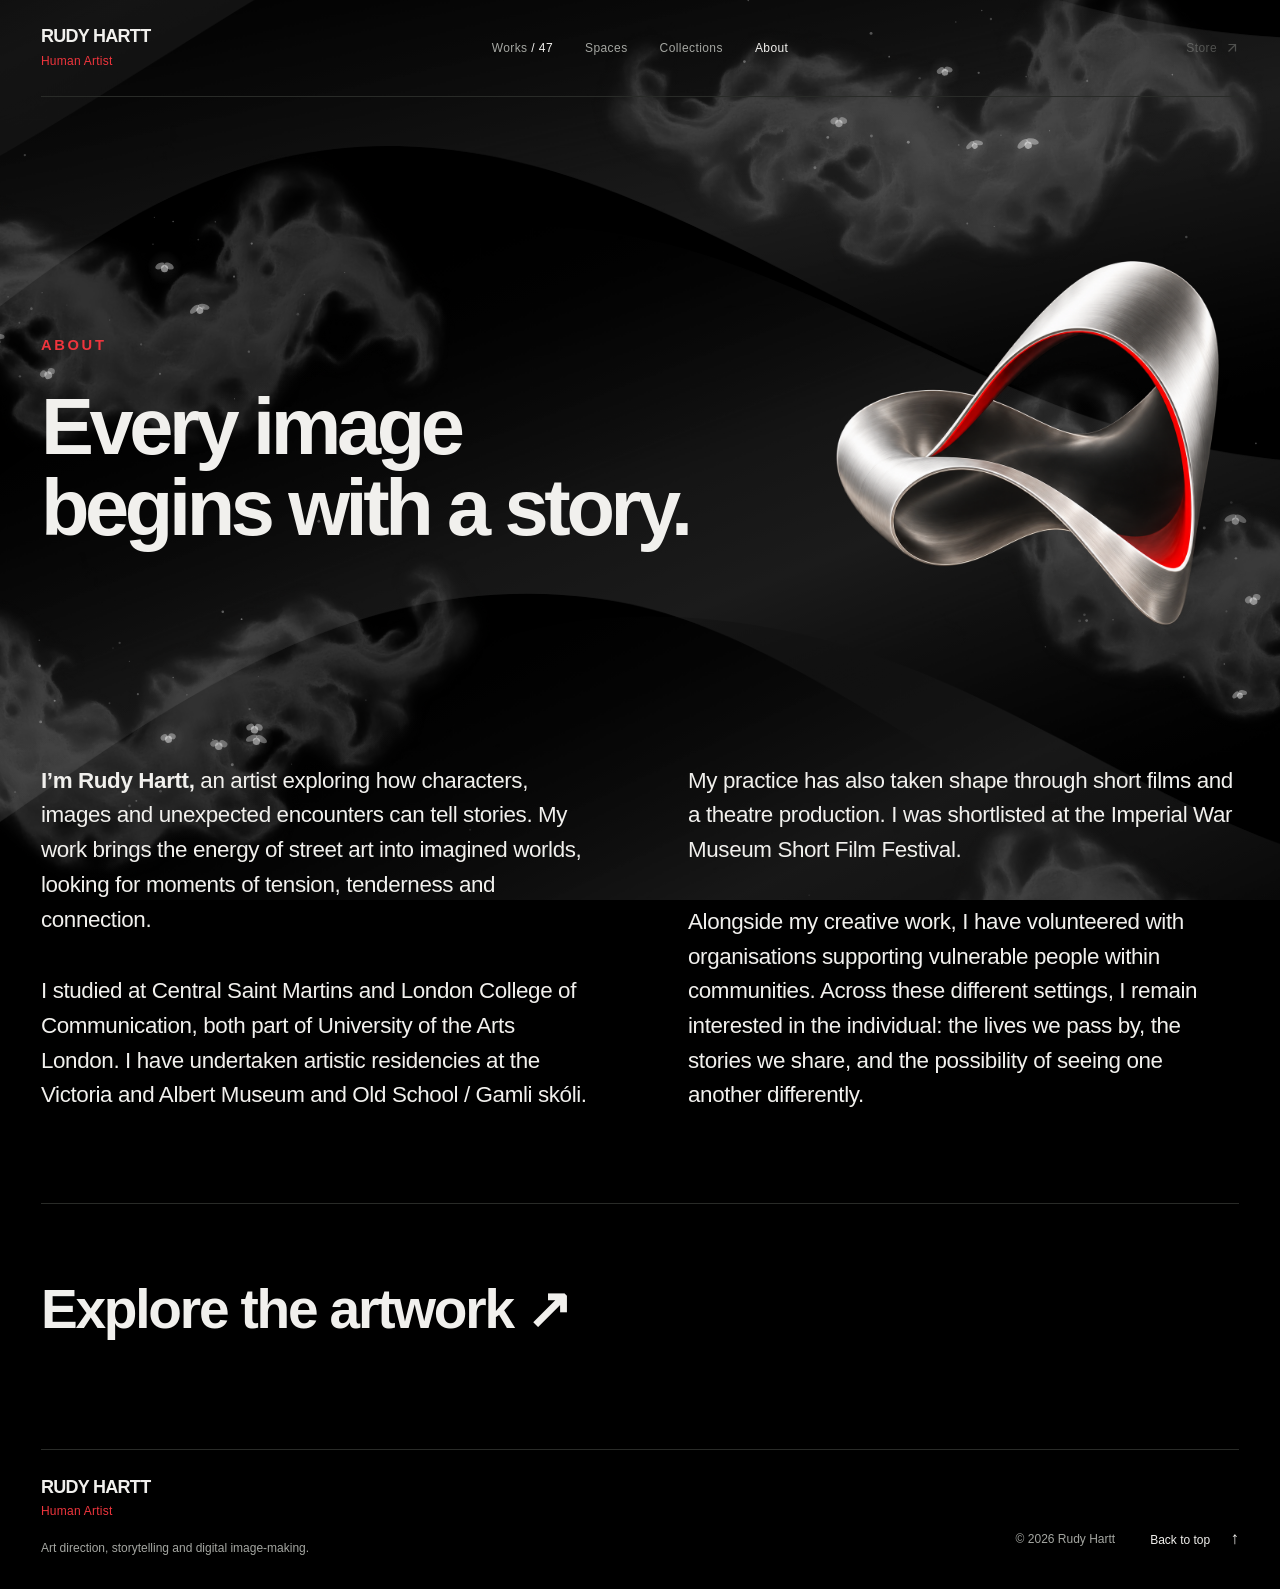
<file: about.html>
<!doctype html>
<html lang="en">
<head>
  <meta charset="utf-8">
  <meta name="viewport" content="width=device-width, initial-scale=1">
  <meta name="theme-color" content="#000000">
  <meta name="description" content="About Rudy Hartt, an artist working across storytelling, short films and theatre, with studies at UAL and artistic residencies at the V&amp;A and Old School / Gamli skóli.">
  <title>About — RUDY HARTT</title>
  <meta property="og:type" content="website">
  <meta property="og:site_name" content="RUDY HARTT">
  <meta property="og:title" content="About — RUDY HARTT">
  <meta property="og:description" content="About Rudy Hartt, an artist working across storytelling, short films and theatre, with studies at UAL and artistic residencies at the V&amp;A and Old School / Gamli skóli.">
  <meta property="og:url" content="https://rudyhartt.com/about.html">
  <link rel="canonical" href="https://rudyhartt.com/about.html">
  <meta property="og:image" content="https://rudyhartt.com/assets/rudy-hartt-share-art-red.jpg">
  <meta property="og:image:width" content="1200">
  <meta property="og:image:height" content="630">
  <meta property="og:image:type" content="image/jpeg">
  <meta property="og:image:alt" content="RUDY HARTT with ART in red and a bold white trademark symbol, beside blue-haired LOVE and a porcelain companion on black.">
  <meta name="twitter:card" content="summary_large_image">
  <meta name="twitter:title" content="About — RUDY HARTT">
  <meta name="twitter:description" content="About Rudy Hartt, an artist working across storytelling, short films and theatre, with studies at UAL and artistic residencies at the V&amp;A and Old School / Gamli skóli.">
  <meta name="twitter:image" content="https://rudyhartt.com/assets/rudy-hartt-share-art-red.jpg">
  <meta name="twitter:image:alt" content="RUDY HARTT with ART in red and a bold white trademark symbol, beside blue-haired LOVE and a porcelain companion on black.">
  <link rel="icon" href="favicon.ico?v=7776634bd120" type="image/x-icon" sizes="16x16 32x32 48x48">
  <link rel="icon" href="favicon-32.png?v=75755c4f5b93" type="image/png" sizes="32x32">
  <link rel="icon" href="favicon.svg?v=8624570a2a33" type="image/svg+xml" sizes="any">
  <link rel="apple-touch-icon" href="apple-touch-icon.png?v=a8af574fef03" sizes="180x180">
  <link rel="stylesheet" href="styles.css?v=bd3c3381f109">
  <link rel="stylesheet" href="about.css?v=1f68e6413c55">
  <script defer src="app.js?v=4ed80b6540d2"></script>
  <script defer src="fireflies.js?v=29b0494fe733"></script>
</head>
<body id="top" class="about-page">
  <div class="ambient-background" aria-hidden="true"></div>
  <canvas class="firefly-field" aria-hidden="true"></canvas>
  <a class="skip-link" href="#about-content">Skip to About content</a>
  <header class="site-header">
    <div class="artist-identity"><p class="artist-name"><a href="index.html">RUDY HARTT</a></p><p class="artist-role">Human Artist</p></div>
    <nav class="header-index" aria-label="Main navigation"><a href="index.html#works">Works <span class="header-count">/ 47</span></a><a href="spaces.html">Spaces</a><a href="index.html#collection">Collections</a><a href="about.html" aria-current="page">About</a></nav>
    <button class="header-store" type="button" disabled aria-label="Store (temporarily unavailable)">Store <svg viewBox="0 0 16 16" width="14" height="14" fill="none" stroke="currentColor" stroke-width="1.4" aria-hidden="true" focusable="false"><path d="M4 12 12 4M4 4h8v8"/></svg></button>
  </header>
  <main id="about-content" class="about-main" tabindex="-1">
    <section class="about-hero" aria-labelledby="about-title">
      <div class="about-hero-copy">
        <p class="about-kicker">About</p>
        <h1 id="about-title">Every image<br class="about-title-break"> begins with a story.</h1>
      </div>
      <div class="about-sculpture" aria-hidden="true">
        <img class="about-ribbon" src="assets/about-ribbon.png?v=35699b1ba1a6" width="1254" height="1254" alt="" draggable="false" fetchpriority="high" decoding="async">
      </div>
    </section>
    <section class="about-biography" aria-label="Artist biography">
      <div class="about-copy-column">
        <p><strong>I’m Rudy Hartt,</strong> an artist exploring how characters, images and unexpected encounters can tell stories. My work brings the energy of street art into imagined worlds, looking for moments of tension, tenderness and connection.</p>
        <p>I studied at Central Saint Martins and London College of Communication, both part of University of the Arts London. I have undertaken artistic residencies at the Victoria and Albert Museum and Old School / Gamli skóli.</p>
      </div>
      <div class="about-copy-column">
        <p>My practice has also taken shape through short films and a theatre production. I was shortlisted at the Imperial War Museum Short Film Festival.</p>
        <p>Alongside my creative work, I have volunteered with organisations supporting vulnerable people within communities. Across these different settings, I remain interested in the individual: the lives we pass by, the stories we share, and the possibility of seeing one another differently.</p>
      </div>
    </section>
    <div class="about-explore">
      <a href="index.html#works">Explore the artwork <span aria-hidden="true">↗</span></a>
    </div>
  </main>
  <footer id="about" class="footer">
    <div class="footer-identity"><h2 class="artist-name footer-name">RUDY HARTT</h2><p class="artist-role">Human Artist</p><p class="practice-note">Art direction, storytelling and digital image-making.</p></div>
    <div class="footer-end"><span>© 2026 Rudy Hartt</span><a href="#top" class="back-to-top">Back to top <span aria-hidden="true">↑</span></a></div>
  </footer>
</body>
</html>
</file>
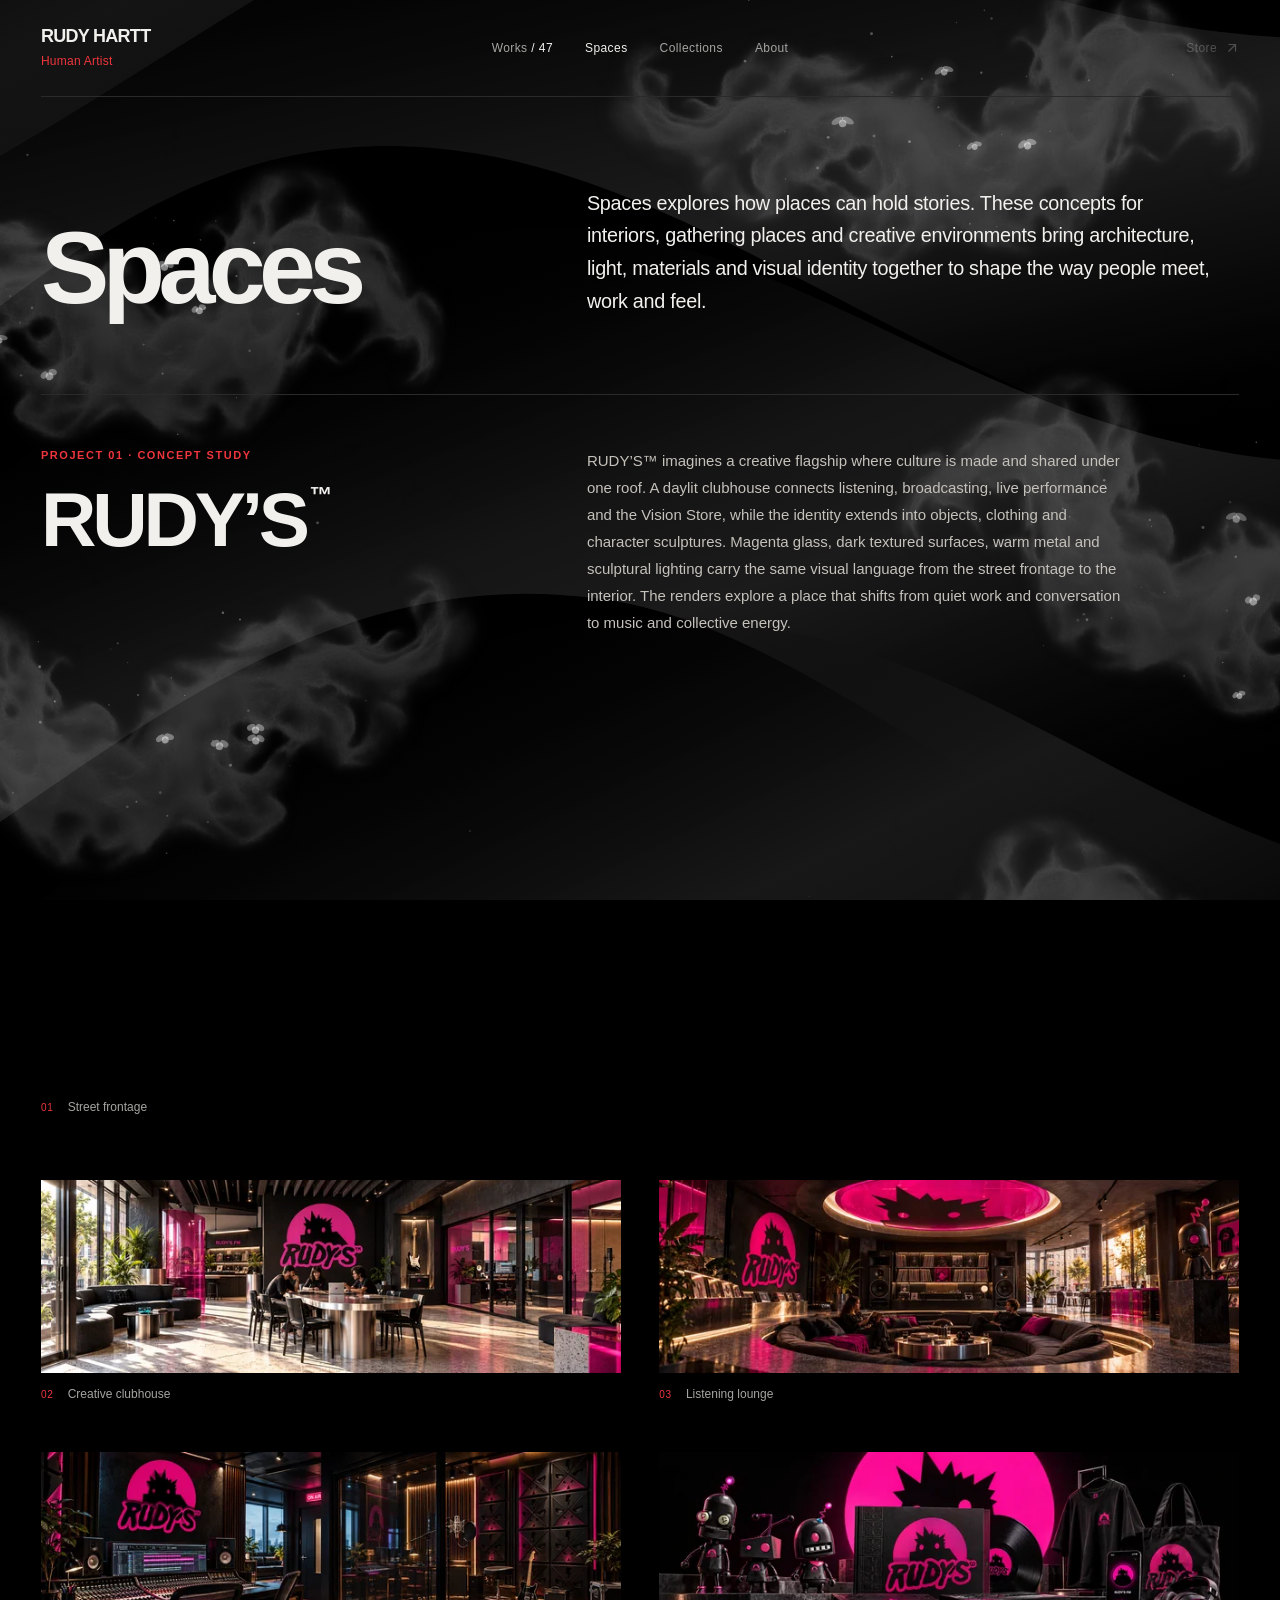
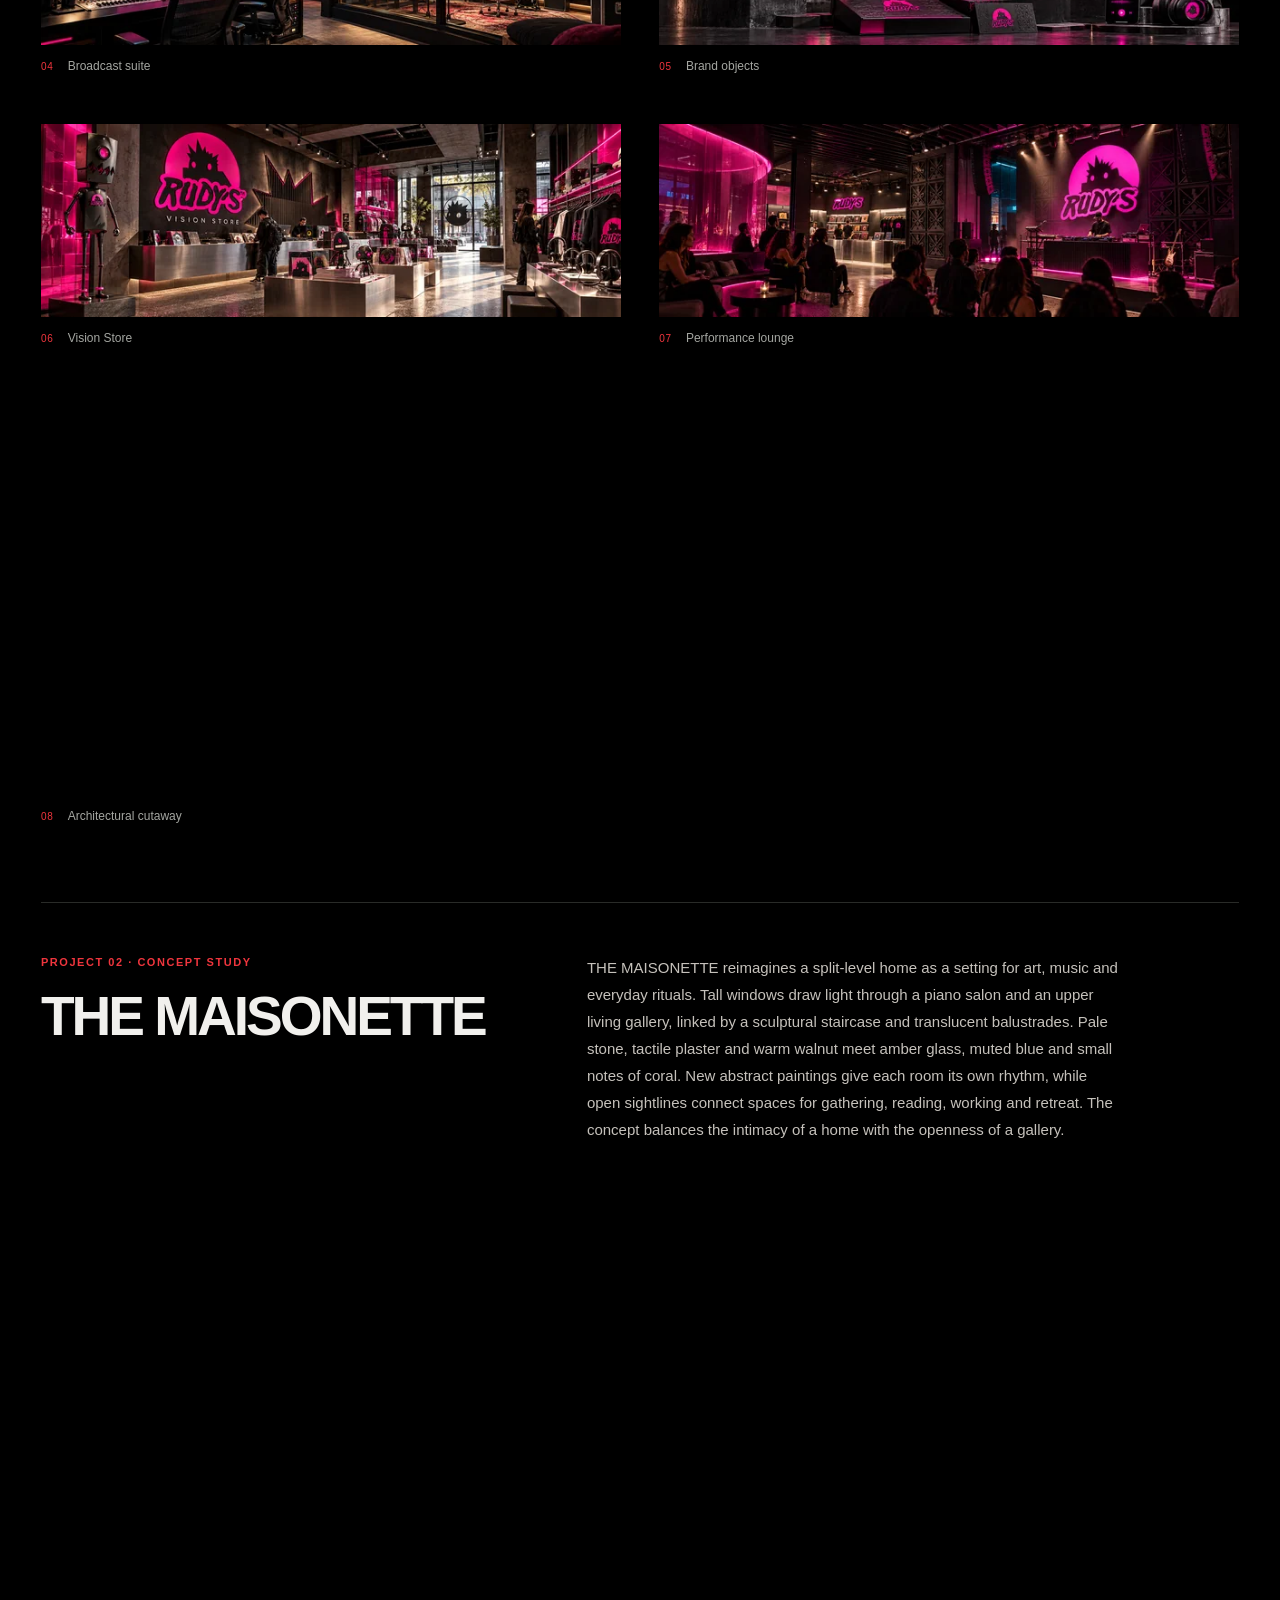
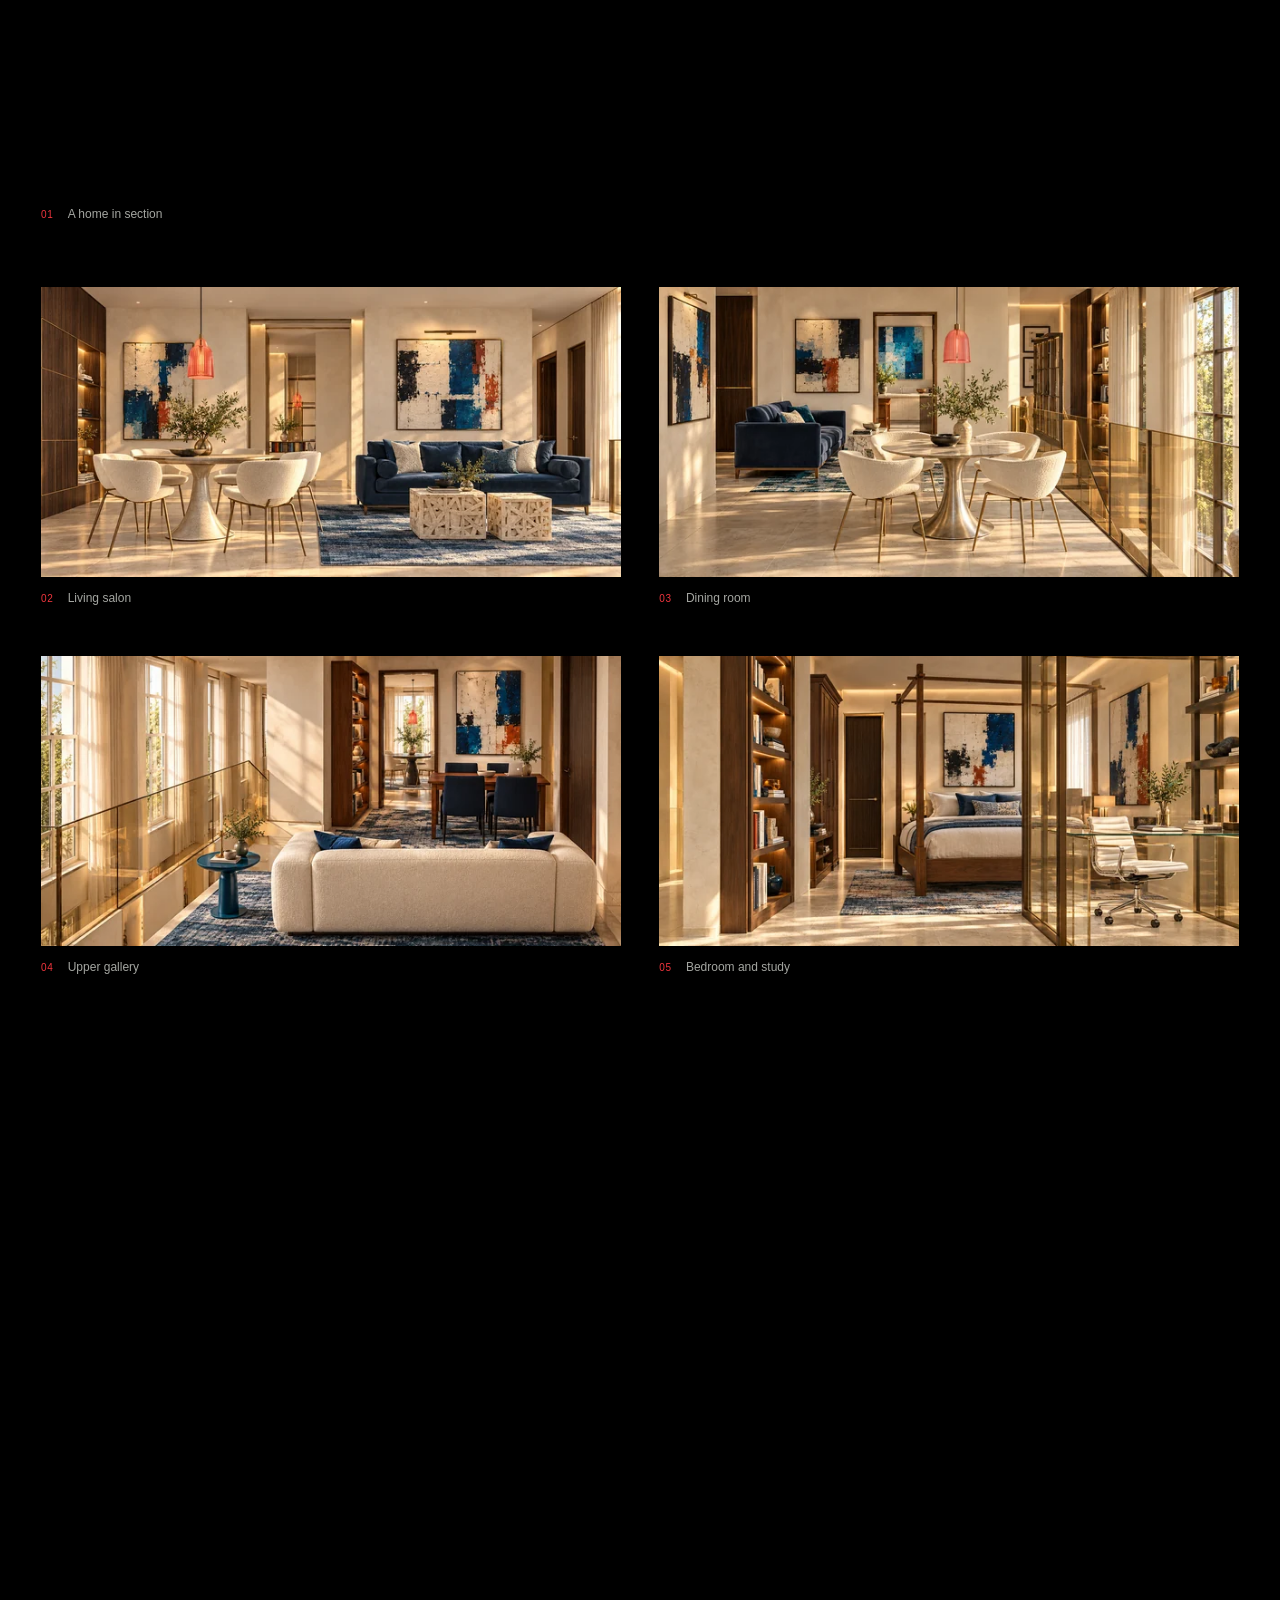
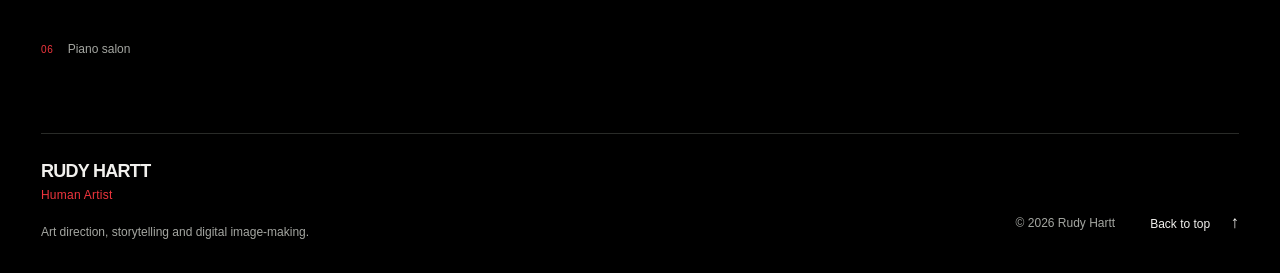
<file: spaces.html>
<!doctype html>
<html lang="en">
<head>
  <meta charset="utf-8">
  <meta name="viewport" content="width=device-width, initial-scale=1">
  <meta name="theme-color" content="#000000">
  <meta name="description" content="Spatial concepts by Rudy Hartt. Explore RUDY’S™, a creative flagship, and THE MAISONETTE, a contemporary home shaped by art, light and music.">
  <title>Spaces — RUDY HARTT</title>
  <meta property="og:type" content="website">
  <meta property="og:site_name" content="RUDY HARTT">
  <meta property="og:title" content="Spaces — RUDY HARTT">
  <meta property="og:description" content="Spatial concepts by Rudy Hartt. Explore RUDY’S™, a creative flagship, and THE MAISONETTE, a contemporary home shaped by art, light and music.">
  <meta property="og:url" content="https://rudyhartt.com/spaces.html">
  <link rel="canonical" href="https://rudyhartt.com/spaces.html">
  <meta property="og:image" content="https://rudyhartt.com/assets/spaces-rudys-share.jpg">
  <meta property="og:image:width" content="1200">
  <meta property="og:image:height" content="400">
  <meta property="og:image:type" content="image/jpeg">
  <meta property="og:image:alt" content="RUDY’S™ creative flagship concept: black street frontage with magenta lighting reflected on wet pavement.">
  <meta name="twitter:card" content="summary_large_image">
  <meta name="twitter:title" content="Spaces — RUDY HARTT">
  <meta name="twitter:description" content="Spatial concepts by Rudy Hartt. Explore RUDY’S™, a creative flagship, and THE MAISONETTE, a contemporary home shaped by art, light and music.">
  <meta name="twitter:image" content="https://rudyhartt.com/assets/spaces-rudys-share.jpg">
  <meta name="twitter:image:alt" content="RUDY’S™ creative flagship concept: black street frontage with magenta lighting reflected on wet pavement.">
  <link rel="icon" href="favicon.ico?v=7776634bd120" type="image/x-icon" sizes="16x16 32x32 48x48">
  <link rel="icon" href="favicon-32.png?v=75755c4f5b93" type="image/png" sizes="32x32">
  <link rel="icon" href="favicon.svg?v=8624570a2a33" type="image/svg+xml" sizes="any">
  <link rel="apple-touch-icon" href="apple-touch-icon.png?v=a8af574fef03" sizes="180x180">
  <link rel="stylesheet" href="styles.css?v=bd3c3381f109">
  <link rel="stylesheet" href="spaces.css?v=c87563739e6a">
  <script defer src="spaces-data.js?v=d8c7dec6b7e0"></script>
  <script defer src="app.js?v=4ed80b6540d2"></script>
  <script defer src="fireflies.js?v=29b0494fe733"></script>
</head>
<body id="top" class="spaces-page">
  <div class="ambient-background" aria-hidden="true"></div>
  <canvas class="firefly-field" aria-hidden="true"></canvas>
  <a class="skip-link" href="#spaces-content">Skip to Spaces content</a>
  <header class="site-header">
    <div class="artist-identity"><p class="artist-name"><a href="index.html">RUDY HARTT</a></p><p class="artist-role">Human Artist</p></div>
    <nav class="header-index" aria-label="Main navigation"><a href="index.html#works">Works <span class="header-count">/ 47</span></a><a href="spaces.html" aria-current="page">Spaces</a><a href="index.html#collection">Collections</a><a href="about.html">About</a></nav>
    <button class="header-store" type="button" disabled aria-label="Store (temporarily unavailable)">Store <svg viewBox="0 0 16 16" width="14" height="14" fill="none" stroke="currentColor" stroke-width="1.4" aria-hidden="true" focusable="false"><path d="M4 12 12 4M4 4h8v8"/></svg></button>
  </header>
  <main id="spaces-content" class="spaces-main" tabindex="-1">
    <section class="spaces-intro" aria-labelledby="spaces-title">
      <h1 id="spaces-title">Spaces</h1>
      <p>Spaces explores how places can hold stories. These concepts for interiors, gathering places and creative environments bring architecture, light, materials and visual identity together to shape the way people meet, work and feel.</p>
    </section>
    <article id="rudys" class="space-project" aria-labelledby="rudys-title">
      <header class="space-project-heading">
        <div class="space-project-identity"><p class="space-project-kicker">Project 01 · Concept study</p><h2 id="rudys-title">RUDY’S<sup class="project-trademark">™</sup></h2></div>
        <p class="space-project-description">RUDY’S™ imagines a creative flagship where culture is made and shared under one roof. A daylit clubhouse connects listening, broadcasting, live performance and the Vision Store, while the identity extends into objects, clothing and character sculptures. Magenta glass, dark textured surfaces, warm metal and sculptural lighting carry the same visual language from the street frontage to the interior. The renders explore a place that shifts from quiet work and conversation to music and collective energy.</p>
      </header>
      <figure class="spaces-render spaces-render-hero">
        <button draggable="false" type="button" class="artwork-link" data-artwork-id="spaces-rudys-01" aria-label="View RUDY’S™ — Street frontage">
          <img draggable="false" src="assets/spaces-rudys-01-1280.webp" srcset="assets/spaces-rudys-01-640.webp 640w, assets/spaces-rudys-01-1280.webp 1280w, assets/spaces-rudys-01.webp 2172w" sizes="(min-width: 1640px) 1512px, (max-width: 625px) calc(100vw - 40px), 93.6vw" width="2172" height="724" alt="A black, glass-fronted RUDY’S™ flagship glows with magenta signage and warm interior light, reflected in a rain-darkened pavement." loading="eager" fetchpriority="high" decoding="async">
        </button>
        <figcaption><span class="spaces-render-number">01</span><span>Street frontage</span></figcaption>
      </figure>
      <div class="spaces-gallery" role="group" aria-label="RUDY’S™ concept renders">
      <figure class="spaces-render">
        <button draggable="false" type="button" class="artwork-link" data-artwork-id="spaces-rudys-02" aria-label="View RUDY’S™ — Creative clubhouse">
          <img draggable="false" src="assets/spaces-rudys-02-1280.webp" srcset="assets/spaces-rudys-02-640.webp 640w, assets/spaces-rudys-02-1280.webp 1280w, assets/spaces-rudys-02.webp 2172w" sizes="(max-width: 699px) calc(100vw - 40px), (min-width: 1640px) 736px, 45vw" width="2172" height="724" alt="Daylight crosses a shared clubhouse with round metal tables, dark sofas, indoor planting, magenta glass walls and a large RUDY’S™ mark." loading="lazy" decoding="async">
        </button>
        <figcaption><span class="spaces-render-number">02</span><span>Creative clubhouse</span></figcaption>
      </figure>
      <figure class="spaces-render">
        <button draggable="false" type="button" class="artwork-link" data-artwork-id="spaces-rudys-03" aria-label="View RUDY’S™ — Listening lounge">
          <img draggable="false" src="assets/spaces-rudys-03-1280.webp" srcset="assets/spaces-rudys-03-640.webp 640w, assets/spaces-rudys-03-1280.webp 1280w, assets/spaces-rudys-03.webp 2172w" sizes="(max-width: 699px) calc(100vw - 40px), (min-width: 1640px) 736px, 45vw" width="2172" height="724" alt="A sunken circular lounge sits beneath a sculptural magenta ceiling ring, surrounded by records, warm lighting and dark textured finishes." loading="lazy" decoding="async">
        </button>
        <figcaption><span class="spaces-render-number">03</span><span>Listening lounge</span></figcaption>
      </figure>
      <figure class="spaces-render">
        <button draggable="false" type="button" class="artwork-link" data-artwork-id="spaces-rudys-04" aria-label="View RUDY’S™ — Broadcast suite">
          <img draggable="false" src="assets/spaces-rudys-04-1280.webp" srcset="assets/spaces-rudys-04-640.webp 640w, assets/spaces-rudys-04-1280.webp 1280w, assets/spaces-rudys-04.webp 2172w" sizes="(max-width: 699px) calc(100vw - 40px), (min-width: 1640px) 736px, 45vw" width="2172" height="724" alt="A RUDY’S™ production desk faces a glass-walled recording room with microphones, a drum kit, acoustic wall panels and warm vertical lights." loading="lazy" decoding="async">
        </button>
        <figcaption><span class="spaces-render-number">04</span><span>Broadcast suite</span></figcaption>
      </figure>
      <figure class="spaces-render">
        <button draggable="false" type="button" class="artwork-link" data-artwork-id="spaces-rudys-05" aria-label="View RUDY’S™ — Brand objects">
          <img draggable="false" src="assets/spaces-rudys-05-1280.webp" srcset="assets/spaces-rudys-05-640.webp 640w, assets/spaces-rudys-05-1280.webp 1280w, assets/spaces-rudys-05.webp 2172w" sizes="(max-width: 699px) calc(100vw - 40px), (min-width: 1640px) 736px, 45vw" width="2172" height="724" alt="RUDY’S™ records, clothing, bags, headphones and small robot sculptures are arranged on dark plinths against a magenta identity." loading="lazy" decoding="async">
        </button>
        <figcaption><span class="spaces-render-number">05</span><span>Brand objects</span></figcaption>
      </figure>
      <figure class="spaces-render">
        <button draggable="false" type="button" class="artwork-link" data-artwork-id="spaces-rudys-06" aria-label="View RUDY’S™ — Vision Store">
          <img draggable="false" src="assets/spaces-rudys-06-1280.webp" srcset="assets/spaces-rudys-06-640.webp 640w, assets/spaces-rudys-06-1280.webp 1280w, assets/spaces-rudys-06.webp 2172w" sizes="(max-width: 699px) calc(100vw - 40px), (min-width: 1640px) 736px, 45vw" width="2172" height="724" alt="The Vision Store combines a long counter and display plinths with magenta glass, clothing rails, framed graphics and playful robot sculptures." loading="lazy" decoding="async">
        </button>
        <figcaption><span class="spaces-render-number">06</span><span>Vision Store</span></figcaption>
      </figure>
      <figure class="spaces-render">
        <button draggable="false" type="button" class="artwork-link" data-artwork-id="spaces-rudys-07" aria-label="View RUDY’S™ — Performance lounge">
          <img draggable="false" src="assets/spaces-rudys-07-1280.webp" srcset="assets/spaces-rudys-07-640.webp 640w, assets/spaces-rudys-07-1280.webp 1280w, assets/spaces-rudys-07.webp 2172w" sizes="(max-width: 699px) calc(100vw - 40px), (min-width: 1640px) 736px, 45vw" width="2172" height="724" alt="Visitors gather around tables facing a small live stage and DJ booth, surrounded by magenta glass and RUDY’S™ signage." loading="lazy" decoding="async">
        </button>
        <figcaption><span class="spaces-render-number">07</span><span>Performance lounge</span></figcaption>
      </figure>
      <figure class="spaces-render spaces-render-wide">
        <button draggable="false" type="button" class="artwork-link" data-artwork-id="spaces-rudys-08" aria-label="View RUDY’S™ — Architectural cutaway">
          <img draggable="false" src="assets/spaces-rudys-08-1280.webp" srcset="assets/spaces-rudys-08-640.webp 640w, assets/spaces-rudys-08-1280.webp 1280w, assets/spaces-rudys-08.webp 2172w" sizes="(min-width: 1640px) 1512px, (max-width: 625px) calc(100vw - 40px), 93.6vw" width="2172" height="724" alt="A wide architectural cutaway reveals connected glazed rooms, a central clubhouse, magenta partitions and display shelves within the RUDY’S™ flagship." loading="lazy" decoding="async">
        </button>
        <figcaption><span class="spaces-render-number">08</span><span>Architectural cutaway</span></figcaption>
      </figure>
      </div>
    </article>
    <article id="maisonette" class="space-project space-project-maisonette" aria-labelledby="maisonette-title">
      <header class="space-project-heading">
        <div class="space-project-identity"><p class="space-project-kicker">Project 02 · Concept study</p><h2 id="maisonette-title">THE MAISONETTE</h2></div>
        <p class="space-project-description">THE MAISONETTE reimagines a split-level home as a setting for art, music and everyday rituals. Tall windows draw light through a piano salon and an upper living gallery, linked by a sculptural staircase and translucent balustrades. Pale stone, tactile plaster and warm walnut meet amber glass, muted blue and small notes of coral. New abstract paintings give each room its own rhythm, while open sightlines connect spaces for gathering, reading, working and retreat. The concept balances the intimacy of a home with the openness of a gallery.</p>
      </header>
      <figure class="spaces-render spaces-render-hero">
        <button draggable="false" type="button" class="artwork-link" data-artwork-id="spaces-maisonette-01" aria-label="View THE MAISONETTE — A home in section">
          <img draggable="false" src="assets/spaces-maisonette-01-1280.webp" srcset="assets/spaces-maisonette-01-640.webp 640w, assets/spaces-maisonette-01-1280.webp 1280w, assets/spaces-maisonette-01.webp 1774w" sizes="(min-width: 1640px) 1512px, (max-width: 625px) calc(100vw - 40px), 93.6vw" width="1774" height="887" alt="A contemporary split-level home with a piano salon below, an open upper gallery, a glazed staircase and large original abstract paintings." loading="lazy" decoding="async">
        </button>
        <figcaption><span class="spaces-render-number">01</span><span>A home in section</span></figcaption>
      </figure>
      <div class="spaces-gallery" role="group" aria-label="THE MAISONETTE concept renders">
      <figure class="spaces-render">
        <button draggable="false" type="button" class="artwork-link" data-artwork-id="spaces-maisonette-02" aria-label="View THE MAISONETTE — Living salon">
          <img draggable="false" src="assets/spaces-maisonette-02-1280.webp" srcset="assets/spaces-maisonette-02-640.webp 640w, assets/spaces-maisonette-02-1280.webp 1280w, assets/spaces-maisonette-02.webp 1774w" sizes="(max-width: 699px) calc(100vw - 40px), (min-width: 1640px) 736px, 45vw" width="1774" height="887" alt="Sculptural seating, pale stone tables and original abstract paintings create a quiet living room within the maisonette." loading="lazy" decoding="async">
        </button>
        <figcaption><span class="spaces-render-number">02</span><span>Living salon</span></figcaption>
      </figure>
      <figure class="spaces-render">
        <button draggable="false" type="button" class="artwork-link" data-artwork-id="spaces-maisonette-03" aria-label="View THE MAISONETTE — Dining room">
          <img draggable="false" src="assets/spaces-maisonette-03-1280.webp" srcset="assets/spaces-maisonette-03-640.webp 640w, assets/spaces-maisonette-03-1280.webp 1280w, assets/spaces-maisonette-03.webp 1774w" sizes="(max-width: 699px) calc(100vw - 40px), (min-width: 1640px) 736px, 45vw" width="1774" height="887" alt="A round dining table and curved chairs sit beside tall windows, with warm pendant lighting and a new abstract canvas." loading="lazy" decoding="async">
        </button>
        <figcaption><span class="spaces-render-number">03</span><span>Dining room</span></figcaption>
      </figure>
      <figure class="spaces-render">
        <button draggable="false" type="button" class="artwork-link" data-artwork-id="spaces-maisonette-04" aria-label="View THE MAISONETTE — Upper gallery">
          <img draggable="false" src="assets/spaces-maisonette-04-1280.webp" srcset="assets/spaces-maisonette-04-640.webp 640w, assets/spaces-maisonette-04-1280.webp 1280w, assets/spaces-maisonette-04.webp 1774w" sizes="(max-width: 699px) calc(100vw - 40px), (min-width: 1640px) 736px, 45vw" width="1774" height="887" alt="An upper-level living gallery looks across a glazed balustrade towards tall windows, with seating, books and abstract art." loading="lazy" decoding="async">
        </button>
        <figcaption><span class="spaces-render-number">04</span><span>Upper gallery</span></figcaption>
      </figure>
      <figure class="spaces-render">
        <button draggable="false" type="button" class="artwork-link" data-artwork-id="spaces-maisonette-05" aria-label="View THE MAISONETTE — Bedroom and study">
          <img draggable="false" src="assets/spaces-maisonette-05-1280.webp" srcset="assets/spaces-maisonette-05-640.webp 640w, assets/spaces-maisonette-05-1280.webp 1280w, assets/spaces-maisonette-05.webp 1774w" sizes="(max-width: 699px) calc(100vw - 40px), (min-width: 1640px) 736px, 45vw" width="1774" height="887" alt="A refined four-poster bed connects to a glazed study, with walnut joinery, layered light and new abstract paintings." loading="lazy" decoding="async">
        </button>
        <figcaption><span class="spaces-render-number">05</span><span>Bedroom and study</span></figcaption>
      </figure>
      <figure class="spaces-render spaces-render-wide">
        <button draggable="false" type="button" class="artwork-link" data-artwork-id="spaces-maisonette-06" aria-label="View THE MAISONETTE — Piano salon">
          <img draggable="false" src="assets/spaces-maisonette-06-1280.webp" srcset="assets/spaces-maisonette-06-640.webp 640w, assets/spaces-maisonette-06-1280.webp 1280w, assets/spaces-maisonette-06.webp 1767w" sizes="(min-width: 1640px) 1512px, (max-width: 625px) calc(100vw - 40px), 93.6vw" width="1767" height="890" alt="A grand piano sits beside tall windows and a sculptural staircase, framed by pale materials and an original abstract painting." loading="lazy" decoding="async">
        </button>
        <figcaption><span class="spaces-render-number">06</span><span>Piano salon</span></figcaption>
      </figure>
      </div>
    </article>
  </main>
  <footer id="about" class="footer">
    <div class="footer-identity"><h2 class="artist-name footer-name">RUDY HARTT</h2><p class="artist-role">Human Artist</p><p class="practice-note">Art direction, storytelling and digital image-making.</p></div>
    <div class="footer-end"><span>© 2026 Rudy Hartt</span><a href="#top" class="back-to-top">Back to top <span aria-hidden="true">↑</span></a></div>
  </footer>
  <dialog id="artwork-dialog" class="artwork-dialog" aria-labelledby="dialog-title" aria-describedby="dialog-description">
    <div class="lightbox-shell">
      <div class="lightbox-toolbar"><span class="lightbox-brand">Rudy Hartt</span><span id="dialog-counter" class="dialog-counter"></span><button id="close-lightbox" class="icon-button lightbox-close" type="button" aria-label="Close render">×</button></div>
      <div class="lightbox-stage">
        <button id="previous-artwork" class="icon-button lightbox-previous" type="button" aria-label="Previous render">←</button>
        <div class="lightbox-image-wrap"><img draggable="false" id="dialog-image" alt=""><p id="dialog-image-error" class="image-error" hidden>The image could not be loaded. Please try another render or reopen this one.</p></div>
        <button id="next-artwork" class="icon-button lightbox-next" type="button" aria-label="Next render">→</button>
      </div>
      <div class="lightbox-caption"><div><h2 id="dialog-title"></h2><p id="dialog-description"></p><p id="dialog-materials" class="dialog-materials" hidden></p></div><div class="lightbox-meta"><span class="keyboard-hint">← → to explore · Esc to close</span></div></div>
      <p id="lightbox-status" class="sr-only" role="status" aria-live="polite"></p>
    </div>
  </dialog>
</body>
</html>
</file>
<file: styles.css>
@charset "UTF-8";

:root{color-scheme:dark;--black:#000;--white:#f1f0ed;--muted:#a4a6a1;--line:#292b28;--edge:clamp(20px,3.2vw,60px);font-family:Arial,Helvetica,sans-serif;background:var(--black);color:var(--white);-webkit-font-smoothing:antialiased}
*{box-sizing:border-box}
[hidden]{display:none!important}
html{scroll-behavior:smooth;scroll-padding-top:25px}
body{position:relative;isolation:isolate;margin:0;min-width:280px;background:var(--black)}
body.lightbox-open{overflow:hidden}
a{color:inherit;text-decoration:none}
button{font:inherit;color:inherit;cursor:pointer;-webkit-tap-highlight-color:transparent}
button:disabled{opacity:.3;cursor:default}
img{display:block;max-width:100%}
figure,h1,h2,p{margin:0}
::selection{background:#a8bbd1;color:#000}
:focus-visible{outline:2px solid #e8e8e3;outline-offset:7px}
.sr-only{position:absolute;width:1px;height:1px;padding:0;margin:-1px;overflow:hidden;clip:rect(0,0,0,0);white-space:nowrap;border:0}
.skip-link{position:fixed;top:-80px;left:20px;z-index:30;background:var(--white);color:var(--black);padding:12px 18px;font-size:13px}
.skip-link:focus{top:20px}
.site-header{min-height:96px;padding:18px var(--edge);display:grid;grid-template-columns:minmax(0,1fr) auto minmax(0,1fr);align-items:center;gap:25px}
.artist-name{font-family:"Arial Black",Arial,Helvetica,sans-serif;font-size:18px;font-weight:900;letter-spacing:-.04em;white-space:nowrap;line-height:1.2}
.header-index{display:flex;align-items:center;justify-content:center;gap:32px;font-size:12px;letter-spacing:.035em;color:var(--muted)}
.header-index>a{padding:12px 0}
.header-index>a:hover{color:var(--white)}
.header-store{justify-self:end;display:inline-flex;align-items:center;gap:8px;padding:12px 0;font-size:12px;letter-spacing:.035em;color:var(--muted);white-space:nowrap}
.header-store:hover{color:var(--white)}
.header-store svg{width:14px;height:14px;flex:none}
.header-count{color:var(--white);font-variant-numeric:tabular-nums}
.gallery{position:relative;width:100%;max-width:1680px;margin:0 auto;aspect-ratio:var(--canvas-ratio)}
.work{position:absolute;left:var(--x);top:var(--y);width:var(--w);height:var(--h);margin:0}
.artwork-link{position:relative;display:flex;width:100%;height:100%;align-items:center;justify-content:center;background:transparent}
.artwork-link>img{width:100%;height:100%;object-fit:contain}
.artwork-link::after{content:"↗";position:absolute;right:10px;bottom:10px;display:flex;align-items:center;justify-content:center;width:30px;height:30px;background:#000000d9;color:var(--white);font-size:19px;opacity:0;transition:opacity .2s}
.artwork-link:hover::after,.artwork-link:focus-visible::after{opacity:1}
.footer{margin:75px var(--edge) 0;padding:27px 0 30px;border-top:1px solid var(--line);display:grid;grid-template-columns:1fr auto;align-items:end;gap:30px}
.footer-name{margin:0}
.practice-note{font-size:12px;line-height:1.7;max-width:330px;color:var(--muted)}
.footer-end{display:flex;align-items:center;gap:35px;font-size:12px;color:var(--muted)}
.back-to-top{color:var(--white);white-space:nowrap;padding:10px 0}
.back-to-top span{margin-left:17px;font-size:17px}
.artwork-dialog{position:fixed;inset:0;width:100%;height:100%;max-width:none;max-height:none;border:0;margin:0;padding:0;background:#000;color:var(--white);overflow:auto}
.artwork-dialog::backdrop{background:#000}
.lightbox-shell{min-height:100dvh;padding:0 var(--edge);display:flex;flex-direction:column}
.lightbox-toolbar{display:flex;align-items:center;gap:22px;min-height:78px;flex:0 0 78px}
.lightbox-brand{font-size:13px;letter-spacing:-.035em}
.dialog-counter{font-size:11px;color:var(--muted);margin-left:auto;font-variant-numeric:tabular-nums}
.icon-button{width:43px;height:43px;border:1px solid var(--line);background:transparent;display:flex;align-items:center;justify-content:center;font-size:22px;flex-shrink:0}
.icon-button:hover{color:var(--black);background:var(--white)}
.lightbox-close{font-size:20px;border-color:transparent}
.lightbox-stage{display:grid;grid-template-columns:43px minmax(0,1fr) 43px;align-items:center;gap:clamp(20px,3vw,55px);flex:1 0 auto;height:calc(100dvh - 216px);min-height:200px}
.lightbox-image-wrap{display:flex;height:100%;align-items:center;justify-content:center;min-height:0;overflow:hidden}
.lightbox-image-wrap>img{width:auto;height:auto;max-width:100%;max-height:calc(100dvh - 216px);object-fit:contain}
.lightbox-next{justify-self:end}
.lightbox-caption{display:flex;justify-content:space-between;align-items:flex-start;gap:30px;padding:24px 0 27px;min-height:116px;margin-top:22px;border-top:1px solid var(--line);flex:0 0 auto}
.lightbox-caption h2{font-weight:400;font-size:16px;margin-bottom:9px}
.lightbox-caption p{max-width:680px;font-size:13px;line-height:1.65;color:var(--muted)}
.lightbox-meta{display:flex;flex-direction:column;gap:15px;align-items:flex-end;font-size:12px;color:var(--muted);white-space:nowrap}
.lightbox-meta a{color:var(--white);border-bottom:1px solid #52554e;padding-bottom:4px}
.image-error{font-size:13px;color:var(--muted);text-align:center;line-height:1.6}

@media(min-width:1800px){.site-header,.footer{max-width:1680px}.site-header{margin:0 auto;padding-left:0;padding-right:0}.footer{margin-left:auto;margin-right:auto}}
@media(max-width:699px){.site-header{min-height:0;padding-top:20px;padding-bottom:14px;grid-template-columns:minmax(0,1fr) auto;gap:8px 18px}.artist-name{font-size:17px}.header-index{gap:18px;font-size:12px}.gallery{position:static;aspect-ratio:auto;display:flex;flex-direction:column;gap:0;padding:12px 0 0}.work{position:relative;left:auto;top:auto;width:var(--mobile-width,82%);height:auto;align-self:flex-start;margin:0 0 clamp(55px,17vw,100px) 5%;}.work[data-align="right"]{align-self:flex-end;margin-left:0;margin-right:5%;width:var(--mobile-width,77%)}.work[data-order="1"]{width:90%;margin-left:5%;margin-right:5%;margin-bottom:65px;align-self:center}.work[data-space="wide"]{margin-top:5px;margin-bottom:80px}.work[data-order="7"]{align-self:center;margin-left:0;margin-right:0}.work[data-order="9"]{width:90%;align-self:center;margin-left:0;margin-right:0;margin-bottom:0}.artwork-link{height:auto}.artwork-link>img{width:100%;height:auto}.artwork-link::after{width:26px;height:26px;font-size:17px;right:7px;bottom:7px}.footer{margin-top:66px;padding-top:25px;grid-template-columns:1fr;gap:30px}.practice-note{font-size:12px;max-width:310px}.footer-end{justify-content:space-between;font-size:12px}.lightbox-shell{padding:0 17px}.lightbox-toolbar{min-height:65px;flex-basis:65px;gap:16px}.lightbox-stage{grid-template-columns:1fr 1fr;gap:18px;height:auto;min-height:0}.lightbox-image-wrap{height:calc(100dvh - 279px);min-height:180px;grid-row:1;grid-column:1 / -1}.lightbox-image-wrap>img{max-height:100%;max-width:100%}.lightbox-previous{grid-column:1;grid-row:2;height:38px;width:42px}.lightbox-next{grid-column:2;grid-row:2;height:38px;width:42px}.lightbox-caption{display:block;min-height:0;margin-top:19px;padding-top:19px;padding-bottom:22px}.lightbox-caption h2{font-size:16px}.lightbox-caption p{font-size:13px}.lightbox-meta{flex-direction:row;align-items:center;justify-content:space-between;font-size:12px;white-space:normal;margin-top:20px;gap:10px}.keyboard-hint{display:none}}

/* Featured collections accompany the original staggered gallery. */
.collection-section{width:calc(100% - var(--edge)*2);max-width:1512px;margin:clamp(65px,6vw,105px) auto clamp(85px,8vw,130px)}
.collection-heading{max-width:780px;margin-bottom:38px}
.collection-kicker{display:block;font-size:12px;line-height:1.5;letter-spacing:.08em;text-transform:uppercase;color:var(--muted);margin-bottom:15px}
.collection-heading h2{font-size:clamp(30px,calc(3.1vw + 2px),48px);font-weight:400;letter-spacing:-.045em;line-height:1.12;margin-bottom:21px;max-width:680px;text-wrap:balance}
.collection-heading>p{font-size:14px;line-height:1.85;color:#aaada5;max-width:690px}
.collection-layout{display:grid;grid-template-columns:minmax(0,1fr) minmax(0,1fr);gap:36px;align-items:start}
.collection-cover{min-width:0;margin:0}
.collection-cover .artwork-link{height:auto;aspect-ratio:1}
.collection-cover img{width:100%;height:auto;object-fit:contain}
.collection-grid{display:grid;grid-template-columns:repeat(3,minmax(0,1fr));column-gap:18px;row-gap:28px;align-items:start;min-width:0}
.collection-card{min-width:0;margin:0}
.collection-thumb{aspect-ratio:1;height:auto}
.collection-thumb>img{width:100%;height:100%;aspect-ratio:1;object-fit:cover}
.collection-card figcaption{padding-top:12px;min-height:86px}
.collection-card h3{font-size:13px;font-weight:400;line-height:1.5;letter-spacing:-.015em;margin:0;overflow-wrap:break-word}
.collection-materials{font-size:12px;line-height:1.5;color:var(--muted);margin-top:7px;overflow-wrap:break-word}
.lightbox-caption .dialog-materials{margin-top:12px;font-size:12px;color:#b4b7af}
@media(min-width:1100px) and (max-width:1299px){.collection-layout{grid-template-columns:minmax(0,1.18fr) minmax(0,1fr)}}
@media(max-width:1099px){.collection-layout{display:block}.collection-cover{width:min(78%,680px);margin:0 auto 50px}.collection-grid{column-gap:22px;row-gap:28px}.collection-card figcaption{min-height:86px}.collection-card h3{font-size:14px}}
@media(max-width:699px){.header-index{gap:15px}.header-count{display:none}.collection-section{margin-top:0;margin-bottom:70px}.collection-heading{margin-bottom:28px}.collection-kicker{font-size:12px;margin-bottom:12px}.collection-heading h2{font-size:32px;margin-bottom:18px}.collection-heading>p{font-size:13px;line-height:1.8}.collection-cover{width:100%;margin-bottom:36px}.collection-grid{grid-template-columns:repeat(2,minmax(0,1fr));column-gap:16px;row-gap:25px}.collection-card figcaption{padding-top:10px;min-height:92px}.collection-card h3{font-size:13px}.collection-materials{font-size:12px;margin-top:7px}.gallery-continuation{padding-top:0}.lightbox-caption .dialog-materials{font-size:12px}}


.collection-heading-top{display:flex;align-items:baseline;justify-content:space-between;gap:20px;max-width:690px;margin-bottom:15px}
.collection-heading-top .collection-kicker{margin-bottom:0}
.collection-jump{font-size:12px;line-height:1.5;color:var(--muted);white-space:nowrap;padding:4px 0}
.collection-jump:hover{color:var(--white)}
.collection-section-eight .collection-layout{grid-template-columns:minmax(0,.45fr) minmax(0,.55fr)}
.collection-section-eight .collection-grid{grid-template-columns:repeat(4,minmax(0,1fr));column-gap:18px;row-gap:28px}
.collection-section-eight .collection-card figcaption{min-height:98px}
@media(max-width:1279px){.collection-section-eight .collection-layout{display:block}.collection-section-eight .collection-cover{width:min(78%,680px);margin:0 auto 50px}.collection-section-eight .collection-grid{column-gap:22px}.collection-section-eight .collection-card h3{font-size:13px}}
@media(max-width:699px){.collection-heading-top{gap:12px;margin-bottom:12px}.collection-jump{font-size:12px}.collection-section-eight .collection-cover{width:100%;margin-bottom:36px}.collection-section-eight .collection-grid{grid-template-columns:repeat(2,minmax(0,1fr));column-gap:16px;row-gap:25px}.gallery-interlude{padding-top:0}.collection-section-eight .collection-card figcaption{min-height:98px}}


.collection-section-four .collection-layout{grid-template-columns:minmax(0,.58fr) minmax(0,.42fr)}
.collection-section-four .collection-grid{grid-template-columns:repeat(2,minmax(0,1fr));column-gap:18px;row-gap:28px}
.collection-section-four .collection-card figcaption{min-height:86px}
@media(max-width:1199px){.collection-section-four .collection-layout{display:block}.collection-section-four .collection-cover{width:min(78%,680px);margin:0 auto 50px}.collection-section-four .collection-grid{column-gap:22px}.collection-section-four .collection-card h3{font-size:14px}}
@media(max-width:699px){.collection-section-four .collection-cover{width:100%;margin-bottom:36px}.collection-section-four .collection-grid{column-gap:16px;row-gap:25px}.collection-section-four .collection-card h3{font-size:13px}.collection-section-four .collection-card figcaption{min-height:92px}}


/* The same artist identity appears at the top and bottom of the page. */
.artist-identity{min-width:0}
.artist-role{font-size:12px;font-weight:400;line-height:1.4;color:#ef353d;margin-top:5px;letter-spacing:.02em}







@media(min-width:1200px) and (max-width:1299px){.collection-section-four .collection-layout{grid-template-columns:minmax(0,.60fr) minmax(0,.40fr)}}
@media(max-width:699px){.artist-identity{grid-column:1;grid-row:1}.header-store{grid-column:2;grid-row:1}.header-index{grid-column:1 / -1;grid-row:2;gap:clamp(10px,3vw,18px);justify-content:center}.footer-end{gap:18px}}
@media(max-width:359px){.header-index{gap:10px}}


.footer-identity .practice-note{margin-top:18px}
.external-logo-area{width:100%;max-width:1100px;margin:clamp(100px,10vw,180px) auto clamp(80px,8vw,130px);padding:0 var(--edge)}
.external-logo-grid{display:grid;grid-template-columns:repeat(3,minmax(0,1fr));column-gap:85px;row-gap:80px;align-items:center;max-width:920px;margin:0 auto}
.external-logo-link{display:flex;align-items:center;justify-content:center;min-width:0;min-height:150px;padding:12px;text-align:center}
.external-logo{display:block;object-fit:contain;width:100%;height:80px;max-width:220px}
.external-logo-link:hover .external-logo,.external-logo-link:hover .external-ma-wordmark{opacity:.75}
.external-logo-raster{filter:none;mix-blend-mode:normal}
.external-ma-mark{display:flex;flex-direction:column;align-items:center;justify-content:center;gap:8px;width:100%;max-width:220px;height:120px}
.external-logo-mahacks{height:90px;filter:brightness(0) invert(1)}
.external-ma-wordmark{font-family:"Courier New",monospace;font-size:16px;font-weight:300;letter-spacing:.12em;line-height:1;color:#fff;white-space:nowrap}
.external-logo-gamli{height:110px}
@media(max-width:699px){.external-logo-area{margin-top:90px;margin-bottom:70px}.external-logo-grid{column-gap:20px;row-gap:50px}.external-logo-link{min-height:95px;padding:4px}.external-logo{height:44px;max-width:140px}.external-ma-mark{height:76px;gap:6px}.external-logo-mahacks{height:54px}.external-ma-wordmark{font-size:11px}.external-logo-gamli{height:68px}}
@media(max-width:359px){.external-logo-grid{column-gap:10px;row-gap:42px}.external-logo-link{padding:2px;min-height:86px}.external-logo{height:40px}.external-ma-mark{height:70px}.external-logo-mahacks{height:49px}.external-logo-gamli{height:64px}}

@media(prefers-reduced-motion:reduce){html{scroll-behavior:auto}.artwork-link::after{transition:none}}


/* MOMENTS: a blue ribbon carries one story through the nine original works. */
.moments-canvas{position:relative}
.moments-thread{position:absolute;inset:0;width:100%;height:100%;z-index:2;pointer-events:none;overflow:hidden}
.moments-thread path{fill:none;stroke-linecap:round;stroke-linejoin:round;pointer-events:none}
.moments-thread-shadow{stroke:#102344;stroke-width:20;opacity:.7}
.moments-thread-ribbon{stroke:#405f9d;stroke-width:13;opacity:.9}
.moments-thread-highlight{stroke:#a3bbdf;stroke-width:1.2;opacity:.65}
.moment-ribbon{position:absolute;z-index:3;left:-7%;bottom:clamp(14px,2.3vw,34px);width:114%;display:flex;align-items:center;gap:16px;padding:15px 24px;background:linear-gradient(112deg,#c4d2e6 0%,#f2eee5 28%,#e8edf3 78%,#b3c5e1 100%);color:#17233b;transform:rotate(-3deg);box-shadow:0 7px 18px #0005;clip-path:polygon(0 0,100% 0,97.5% 50%,100% 100%,0 100%,2.5% 50%);pointer-events:none}
.work:nth-of-type(even) .moment-ribbon,.work[data-order="8"] .moment-ribbon{transform:rotate(3deg)}
.moment-number{flex:none;font-size:8px;line-height:1.4;letter-spacing:.12em;font-weight:400}
.moment-number b{display:block;font-size:20px;line-height:1.1;letter-spacing:-.05em;font-weight:400}
.moment-story{display:block;font-size:clamp(12px,1.02vw,15px);line-height:1.45;letter-spacing:-.015em;text-wrap:pretty}
@media(min-width:700px) and (max-width:1000px){.moment-ribbon{gap:9px;padding:11px 17px}.moment-number{font-size:7px}.moment-number b{font-size:17px}.moment-story{font-size:11px}}
@media(max-width:699px){.moment-ribbon{position:relative;min-height:66px;left:0;bottom:auto;width:100%;margin-top:-23px;padding:13px 20px;gap:13px;transform:rotate(-2deg)}.work:nth-of-type(even) .moment-ribbon,.work[data-order="8"] .moment-ribbon{transform:rotate(2deg)}.moment-story{font-size:12px;line-height:1.5}.moment-number{font-size:7px}.moment-number b{font-size:18px}.moments-thread-shadow{stroke-width:13}.moments-thread-ribbon{stroke-width:8}.moments-thread-highlight{stroke-width:.8}}
@media(max-width:359px){.moment-ribbon{padding:12px 16px;gap:10px}.moment-story{font-size:11px}}


/* Slow charcoal waves sit behind the portfolio without intercepting input. */
.ambient-background{position:fixed;inset:0;z-index:0;overflow:hidden;pointer-events:none;background:#000;opacity:.55}
.site-header,.footer{position:relative}
.ambient-background::before,.ambient-background::after{content:"";position:absolute;inset:-16%;background:url("assets/ambient-waves.svg?v=01d6bb40d95c") center / cover repeat-y;pointer-events:none;transform-origin:center;will-change:transform}
.ambient-background::before{opacity:1;background-position:center calc(50% + var(--wave-scroll-front,0px));animation:ambient-drift 24s ease-in-out infinite alternate}
.ambient-background::after{opacity:.5;background-position:center calc(50% + var(--wave-scroll-back,0px));animation:ambient-counter-drift 32s ease-in-out infinite alternate}
@keyframes ambient-drift{from{transform:translate3d(-4%,3%,0) scale(1.03) rotate(-3deg)}to{transform:translate3d(4%,-3%,0) scale(1.12) rotate(3deg)}}
@keyframes ambient-counter-drift{from{transform:translate3d(4%,-4%,0) scale(1.08) rotate(177deg)}to{transform:translate3d(-3%,4%,0) scale(1.15) rotate(183deg)}}
@media(max-width:699px){.ambient-background::before{inset:-12%;background-size:100% 100%;animation-duration:28s}.ambient-background::after{display:none}}
@media(prefers-reduced-motion:reduce){.ambient-background::before,.ambient-background::after{animation:none;will-change:auto;background-position:center}.ambient-background::before{transform:scale(1.08)}.ambient-background::after{transform:rotate(180deg) scale(1.08)}}


/* Crests and compact institutional marks need more vertical room than wordmarks. */
.external-logo-royal,.external-logo-square{height:130px;max-width:190px}
@media(max-width:699px){.external-logo-royal,.external-logo-square{height:72px;max-width:110px}}
@media(max-width:359px){.external-logo-royal,.external-logo-square{height:64px}}

/* The fourth collection pairs a portrait cover with twelve square previews. */
.collection-section-twelve .collection-grid{grid-template-columns:repeat(4,minmax(0,1fr));column-gap:18px;row-gap:28px}
.collection-section-twelve .collection-card figcaption{min-height:126px}
.collection-section-twelve .collection-cover .artwork-link{aspect-ratio:2 / 3}
@media(max-width:1279px){.collection-section-twelve .collection-layout{display:block}.collection-section-twelve .collection-cover{width:min(70%,600px);margin:0 auto 50px}.collection-section-twelve .collection-grid{column-gap:22px}}
@media(max-width:699px){.collection-section-twelve .collection-cover{width:100%;margin-bottom:36px}.collection-section-twelve .collection-grid{grid-template-columns:repeat(2,minmax(0,1fr));column-gap:16px;row-gap:25px}.collection-section-twelve .collection-card figcaption{min-height:126px}.gallery-finale{padding-top:0}}

/* Give the final collection breathing room below the last MOMENTS artwork. */
@media(max-width:699px){.collection-section-final{margin-top:70px}}

/* Artwork buttons preserve the gallery layout without exposing file links. */
button.artwork-link{border:0;padding:0;color:inherit;font:inherit;text-align:inherit;border-radius:0;appearance:none}
.header-store{border:0;background:transparent;appearance:none}
.header-store:disabled{opacity:.4;cursor:default}
.header-store:disabled:hover{color:var(--muted)}
/* White treatments retain the supplied logo geometry; screen removes matte backgrounds. */
.external-logo-waowi{filter:grayscale(1) brightness(4) contrast(20) invert(1);mix-blend-mode:screen}
.external-logo-rudys,.external-logo-symb10{filter:none;mix-blend-mode:normal}
.external-logo-personal{height:145px;max-width:210px}
.external-rudys-mark{position:relative;display:block;width:100%;max-width:145px;padding-right:10px}
.external-logo-trademark{position:absolute;right:-5px;top:51%;font-size:17px;line-height:1;font-weight:800;color:#fff}
.external-logo-static:hover .external-logo{opacity:1}
@media(max-width:699px){.external-logo-personal{height:82px;max-width:120px}}
@media(max-width:359px){.external-logo-personal{height:72px;max-width:105px}}
@media(max-width:699px){.external-rudys-mark{max-width:82px;padding-right:7px}.external-logo-trademark{right:-4px;font-size:11px}}
@media(max-width:359px){.external-rudys-mark{max-width:72px}.external-logo-trademark{font-size:10px}}

/* Gentle viewer transitions; image restrictions are interaction deterrents. */
.artwork-dialog{opacity:0;transition:opacity 200ms ease}
.artwork-dialog.is-visible{opacity:1}
.artwork-dialog::backdrop{opacity:0;transition:opacity 200ms ease}
.artwork-dialog.is-visible::backdrop{opacity:1}
.lightbox-image-wrap,.lightbox-caption{opacity:1;transition:opacity 200ms ease}
.artwork-dialog.is-changing .lightbox-image-wrap,.artwork-dialog.is-changing .lightbox-caption{opacity:0}
img,.artwork-link,.external-logo-link{-webkit-touch-callout:none;-webkit-user-drag:none;-webkit-user-select:none;user-select:none}
@media(prefers-reduced-motion:reduce){.artwork-dialog,.artwork-dialog::backdrop,.lightbox-image-wrap,.lightbox-caption{transition:none}}


/* Three small transparent encounters inhabit existing gallery space. */
.floating-decoration{--float-rise:4px;--float-duration:18s;--float-delay:-5s;position:absolute;z-index:1;display:block;aspect-ratio:16 / 9;transform:translateX(-50%);pointer-events:none;user-select:none}
.floating-decoration>img{width:100%;height:auto;pointer-events:none;animation:floating-buoyancy var(--float-duration) ease-in-out var(--float-delay) infinite alternate}
.floating-decoration-glass{left:150%;top:0;width:clamp(180px,23vw,300px);opacity:.86}
.floating-decoration-fragments{left:230%;top:34%;width:clamp(210px,27vw,360px);opacity:.92;--float-duration:22s;--float-delay:-11s}
.floating-decoration-encounter{left:-49%;top:28%;width:clamp(220px,30vw,420px);opacity:.92;--float-duration:20s;--float-delay:-7s}
@keyframes floating-buoyancy{from{transform:translate3d(0,calc(-1 * var(--float-rise)),0)}to{transform:translate3d(0,var(--float-rise),0)}}
@media(max-width:699px){.floating-decoration{--float-rise:2px;top:calc(100% - 4px);left:auto;right:6%;width:clamp(118px,32vw,160px);transform:none}.floating-decoration-glass{width:clamp(110px,32vw,160px)}.floating-decoration-fragments{right:22%}.floating-decoration-encounter{right:5%;top:calc(100% - 6px)}}
@media(prefers-reduced-motion:reduce){.floating-decoration>img{animation:none;transform:none}}

/* The WAR exhibition banner preserves the approved artwork at every screen size. */
.war-banner{position:relative;z-index:3;width:calc(100% - var(--edge)*2);max-width:1512px;margin:clamp(12px,2vw,32px) auto clamp(24px,3vw,48px)}
.war-banner-art{position:relative;aspect-ratio:3 / 1}
.war-banner-image{display:block;width:100%;height:auto;aspect-ratio:3 / 1}
/* The complete illustration bleeds off the right edge, as in the placement preview. */
.war-banner-art>.war-hero-character{position:absolute;z-index:1;top:45%;left:68%;width:clamp(440px,56vw,800px);max-width:none;margin:0}
.moments-canvas{overflow-x:clip}
.gallery-opening .work[data-order="1"]{z-index:4}
.war-snake-illustration{position:absolute;z-index:1;top:calc(100% + clamp(24px,2.4vw,36px));left:0;display:block;width:min(20%,280px);height:clamp(420px,40vw,680px);object-fit:contain;object-position:top left;pointer-events:none;user-select:none;-webkit-user-drag:none;-webkit-touch-callout:none}

/* A concise exhibition introduction sits beneath the WAR banner. */
.war-intro{max-width:760px;margin:clamp(20px,2.4vw,36px) auto 0;font-size:clamp(14px,1.1vw,16px);line-height:1.85;color:#c5c1bb;text-align:center;text-wrap:pretty}

/* Translucent winged creatures gather above the waves, beneath page content. */
.firefly-field{position:fixed;inset:0;z-index:0;width:100%;height:100%;pointer-events:none;user-select:none;contain:strict}
body.lightbox-open .firefly-field{visibility:hidden}
@media(prefers-reduced-motion:reduce){.firefly-field{opacity:.6}}


/* Large illustrated encounters share the page with the small animated companions. */
.character-interlude{position:relative;z-index:1;display:grid;grid-template-columns:repeat(12,minmax(0,1fr));align-items:end;width:calc(100% - var(--edge)*2);max-width:1512px;margin:0 auto 12px;padding:clamp(18px,3vw,40px) 0 12px;pointer-events:none;user-select:none}
.character-interlude-after-collection{margin-top:-40px}
.character-companion{display:block;grid-row:1;grid-column:3 / 5;justify-self:center;width:min(100%,clamp(130px,12vw,180px));aspect-ratio:1;margin:0 0 clamp(12px,3vw,44px);pointer-events:none}
.character-companion>img{display:block;width:100%;height:auto;aspect-ratio:1;object-fit:contain;pointer-events:none;-webkit-user-drag:none;-webkit-touch-callout:none}
.character-illustration{display:block;grid-row:1;grid-column:6 / -1;justify-self:center;width:min(100%,clamp(260px,35vw,420px));height:auto;object-fit:contain;pointer-events:none;-webkit-user-drag:none;-webkit-touch-callout:none}
.character-interlude-02 .character-illustration{grid-column:2 / 9;justify-self:start;width:min(100%,clamp(380px,46vw,650px))}
.character-interlude-02 .character-companion{grid-column:10 / 12}
.character-interlude-03 .character-illustration{grid-column:6 / -1;justify-self:end;width:min(100%,clamp(320px,44vw,560px))}
.character-interlude-03 .character-companion{grid-column:2 / 4}
.character-interlude-04 .character-illustration{grid-column:1 / 10;justify-self:center;width:min(100%,clamp(260px,35vw,420px))}
.character-interlude-04 .character-companion{grid-column:11 / -1}
@media(max-width:699px){
 .character-interlude{padding:18px 0 8px;margin-bottom:26px;row-gap:0}
 .character-interlude-after-collection{margin-top:-24px}
 .character-interlude .character-illustration{grid-column:1 / -1;grid-row:1;width:min(100%,72vw);justify-self:end}
 .character-interlude-02 .character-illustration{width:min(100%,84vw);justify-self:start}
 .character-interlude-03 .character-illustration{width:min(100%,78vw)}
 .character-interlude-04 .character-illustration{width:min(100%,72vw);justify-self:start}
 .character-interlude .character-companion{grid-row:2;grid-column:1 / 4;justify-self:start;width:min(100%,90px);margin:-12px 0 0}
 .character-interlude-02 .character-companion,.character-interlude-04 .character-companion{grid-column:10 / -1;justify-self:end}
}

/* Keep the centered introduction clear of the large illustration at laptop widths. */
@media(min-width:1100px) and (max-width:1499px){.war-intro{max-width:640px}}
/* Narrow layouts show the whole character in flow, with readable copy below it. */
@media(max-width:1099px){
 .war-banner-art{display:grid;grid-template-columns:minmax(0,1fr);aspect-ratio:auto}
 .war-banner-image{grid-area:1 / 1}
 .war-banner-art>.war-hero-character{position:relative;grid-area:2 / 1;top:auto;left:auto;justify-self:end;width:min(100%,clamp(440px,56vw,800px));max-width:100%;margin-top:-12%}
 .war-snake-illustration{position:relative;grid-area:2 / 1;top:auto;left:auto;justify-self:start;align-self:center;width:min(24%,190px);height:auto;margin-top:20px}
 .war-intro{max-width:760px}
}
@media(max-width:699px){
 .war-banner-art>.war-hero-character{width:min(100%,88vw)}
 .war-snake-illustration{grid-area:3 / 1;width:min(38vw,180px);margin:18px 0 0 3%}
 .character-interlude-01 .character-companion{grid-row:1;margin-top:0}
}
@media(min-width:1200px){.character-interlude-02{z-index:3;padding-top:0;margin-top:calc(-1 * (clamp(85px,8vw,130px) + clamp(52px,5vw,78px)))}}
@media(min-width:1280px){.character-interlude-04{z-index:3;padding-top:0;margin-top:calc(-1 * (clamp(85px,8vw,130px) + clamp(44px,4vw,64px)))}.character-interlude-04 .character-illustration{justify-self:start}}
</file>
<file: about.css>
/* Approved About-page design; the existing header, footer and waves stay shared. */
.about-main{position:relative;z-index:1;width:calc(100% - var(--edge)*2);max-width:1512px;margin:0 auto;border-top:1px solid var(--line)}
.about-hero{display:grid;grid-template-columns:minmax(0,1.65fr) minmax(0,1fr);align-items:center;column-gap:clamp(16px,3vw,56px);padding:clamp(56px,7.8vw,120px) 0 clamp(56px,6vw,92px)}
.about-hero-copy{min-width:0;position:relative;z-index:1}
.about-kicker{font-size:clamp(12px,1.15vw,16px);font-weight:700;line-height:1.4;letter-spacing:.18em;text-transform:uppercase;color:#ef353d;margin-bottom:clamp(22px,2.5vw,36px)}
.about-hero h1{font-size:clamp(48px,6.2vw,96px);font-weight:800;line-height:1.02;letter-spacing:-.055em;text-wrap:balance}
.about-sculpture{min-width:0;max-width:510px;width:112%;justify-self:center;pointer-events:none}
.about-ribbon{width:100%;height:auto;object-fit:contain;--float-rise:5px;animation:floating-buoyancy 18s ease-in-out -5s infinite alternate;pointer-events:none}
.about-biography{display:grid;grid-template-columns:repeat(2,minmax(0,1fr));gap:clamp(40px,7.5vw,120px);padding-bottom:clamp(64px,7vw,104px);font-size:clamp(18px,1.75vw,26px);line-height:1.55;letter-spacing:-.017em}
.about-copy-column{display:grid;align-content:start;gap:1.65em;min-width:0}
.about-biography strong{font-weight:700}
.about-explore{border-top:1px solid var(--line);padding:clamp(42px,5.8vw,84px) 0 clamp(18px,2.5vw,38px)}
.about-explore a{display:inline-block;max-width:100%;font-size:clamp(30px,4.3vw,64px);font-weight:700;line-height:1.16;letter-spacing:-.04em;transition:color 180ms ease}
.about-explore a:hover{color:#ef353d}
.about-explore span{display:inline-block;white-space:nowrap;transition:transform 180ms ease}
.about-explore a:hover span{transform:translate(3px,-3px)}
.about-page .header-index [aria-current="page"]{color:var(--white)}
@media(min-width:1800px){.about-main{max-width:1680px}.about-biography{max-width:1512px}}
@media(max-width:999px) and (min-width:700px){.about-hero{grid-template-columns:minmax(0,1.7fr) minmax(0,1fr);column-gap:12px}.about-hero h1{font-size:clamp(45px,6.2vw,62px)}.about-biography{gap:40px;font-size:19px}}
@media(max-width:699px){.about-hero{grid-template-columns:minmax(0,1fr);padding:52px 0 40px;gap:14px}.about-kicker{margin-bottom:24px}.about-hero h1{font-size:clamp(42px,10vw,65px);max-width:13ch;line-height:1.04}.about-sculpture{width:min(85%,330px);max-width:100%;justify-self:end;margin:0 -4% -8px 0}.about-biography{grid-template-columns:minmax(0,1fr);gap:1.65em;font-size:19px;line-height:1.6;padding-bottom:58px}.about-explore{padding:39px 0 8px}.about-explore a{font-size:clamp(29px,7.4vw,46px)}}
@media(max-width:359px){.about-hero h1{font-size:38px}.about-biography{font-size:18px}.about-explore a{font-size:27px}}
@media(prefers-reduced-motion:reduce){.about-ribbon{animation:none;transform:none}.about-explore a,.about-explore span{transition:none}.about-explore a:hover span{transform:none}}
</file>
<file: spaces.css>
/* Spatial concepts share the portfolio's identity, atmosphere and image viewer. */
.spaces-main{position:relative;z-index:1;width:calc(100% - var(--edge)*2);max-width:1512px;margin:0 auto;border-top:1px solid var(--line)}
.spaces-intro{display:grid;grid-template-columns:minmax(0,.85fr) minmax(0,1.15fr);align-items:end;gap:clamp(28px,5vw,80px);padding:clamp(52px,7vw,108px) 0 clamp(52px,6vw,88px)}
.spaces-intro h1{font-size:clamp(60px,8vw,120px);font-weight:800;line-height:.96;letter-spacing:-.065em}
.spaces-intro>p{max-width:57ch;font-size:clamp(17px,1.55vw,23px);line-height:1.65;letter-spacing:-.015em;color:var(--white)}
.space-project{border-top:1px solid var(--line)}
.space-project+.space-project{margin-top:clamp(48px,6vw,96px)}
.space-project-heading{display:grid;grid-template-columns:minmax(0,.85fr) minmax(0,1.15fr);align-items:start;gap:clamp(28px,5vw,80px);padding:clamp(34px,4vw,62px) 0 clamp(36px,4vw,60px)}
.space-project-kicker{font-size:11px;font-weight:700;line-height:1.5;letter-spacing:.14em;text-transform:uppercase;color:#ef353d;margin-bottom:18px}
.space-project-heading h2{font-size:clamp(45px,6vw,86px);font-weight:800;line-height:1;letter-spacing:-.055em}
.project-trademark{display:inline-block;margin-left:.16em;font-size:.3em;line-height:1;vertical-align:top;letter-spacing:0;padding-top:.13em}
.space-project-maisonette .space-project-heading h2{font-size:clamp(32px,4.3vw,68px);line-height:1.04;overflow-wrap:anywhere}
.space-project-description{max-width:64ch;font-size:clamp(15px,1.15vw,17px);line-height:1.8;color:#c5c1bb}
.spaces-render{margin:0;min-width:0}
.spaces-render .artwork-link{display:block;width:100%;height:auto;overflow:hidden}
.spaces-render .artwork-link>img{display:block;width:100%;height:auto;object-fit:contain}
.spaces-render figcaption{display:flex;align-items:baseline;gap:14px;margin-top:12px;font-size:12px;line-height:1.5;color:var(--muted)}
.spaces-render-number{font-size:10px;letter-spacing:.08em;color:#ef353d;font-variant-numeric:tabular-nums}
.spaces-gallery{display:grid;grid-template-columns:repeat(2,minmax(0,1fr));align-items:start;gap:clamp(30px,3.8vw,58px) clamp(20px,3vw,42px);margin:clamp(38px,5vw,74px) 0 clamp(42px,5vw,78px)}
.spaces-render-wide{grid-column:1 / -1}
.spaces-page .header-index [aria-current="page"]{color:var(--white)}
@media(max-width:999px) and (min-width:700px){.spaces-intro,.space-project-heading{grid-template-columns:minmax(0,.7fr) minmax(0,1.3fr);gap:30px}.spaces-intro h1{font-size:68px}.spaces-intro>p{font-size:18px}.space-project-heading h2{font-size:52px}}
@media(max-width:699px){.spaces-intro,.space-project-heading{grid-template-columns:minmax(0,1fr);gap:26px}.spaces-intro{padding:48px 0 44px}.spaces-intro h1{font-size:clamp(58px,15vw,84px)}.spaces-intro>p{font-size:18px;line-height:1.6}.space-project-heading{padding:32px 0}.space-project-kicker{margin-bottom:14px;font-size:10px}.space-project-heading h2{font-size:clamp(44px,12vw,62px)}.space-project-description{font-size:16px;line-height:1.75}.spaces-gallery{grid-template-columns:minmax(0,1fr);gap:30px;margin:32px 0 42px}.spaces-render figcaption{font-size:12px;margin-top:10px;gap:12px}.spaces-render-wide{grid-column:auto}}
@media(max-width:359px){.spaces-intro>p{font-size:17px}.space-project-description{font-size:15px}}
@media(max-width:699px){.space-project-maisonette .space-project-heading h2{font-size:clamp(32px,9.5vw,58px)}}
</file>
